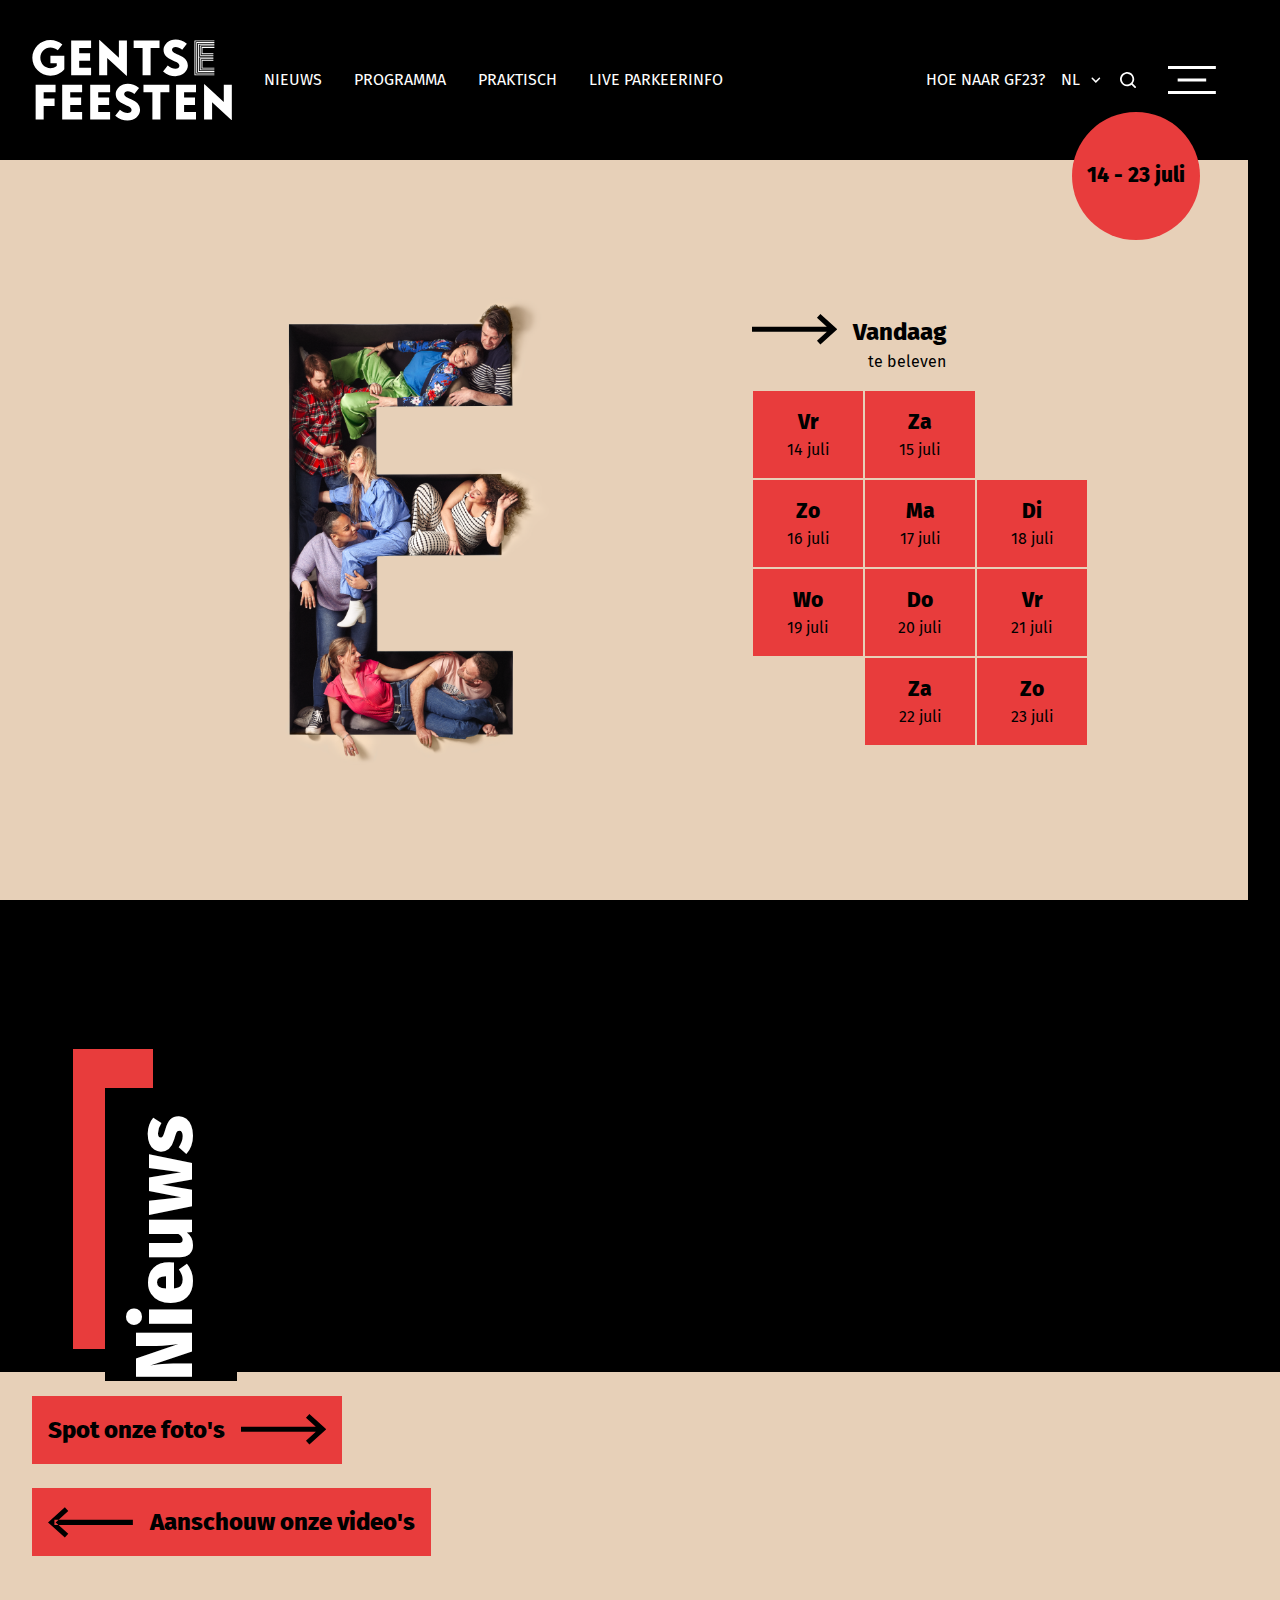
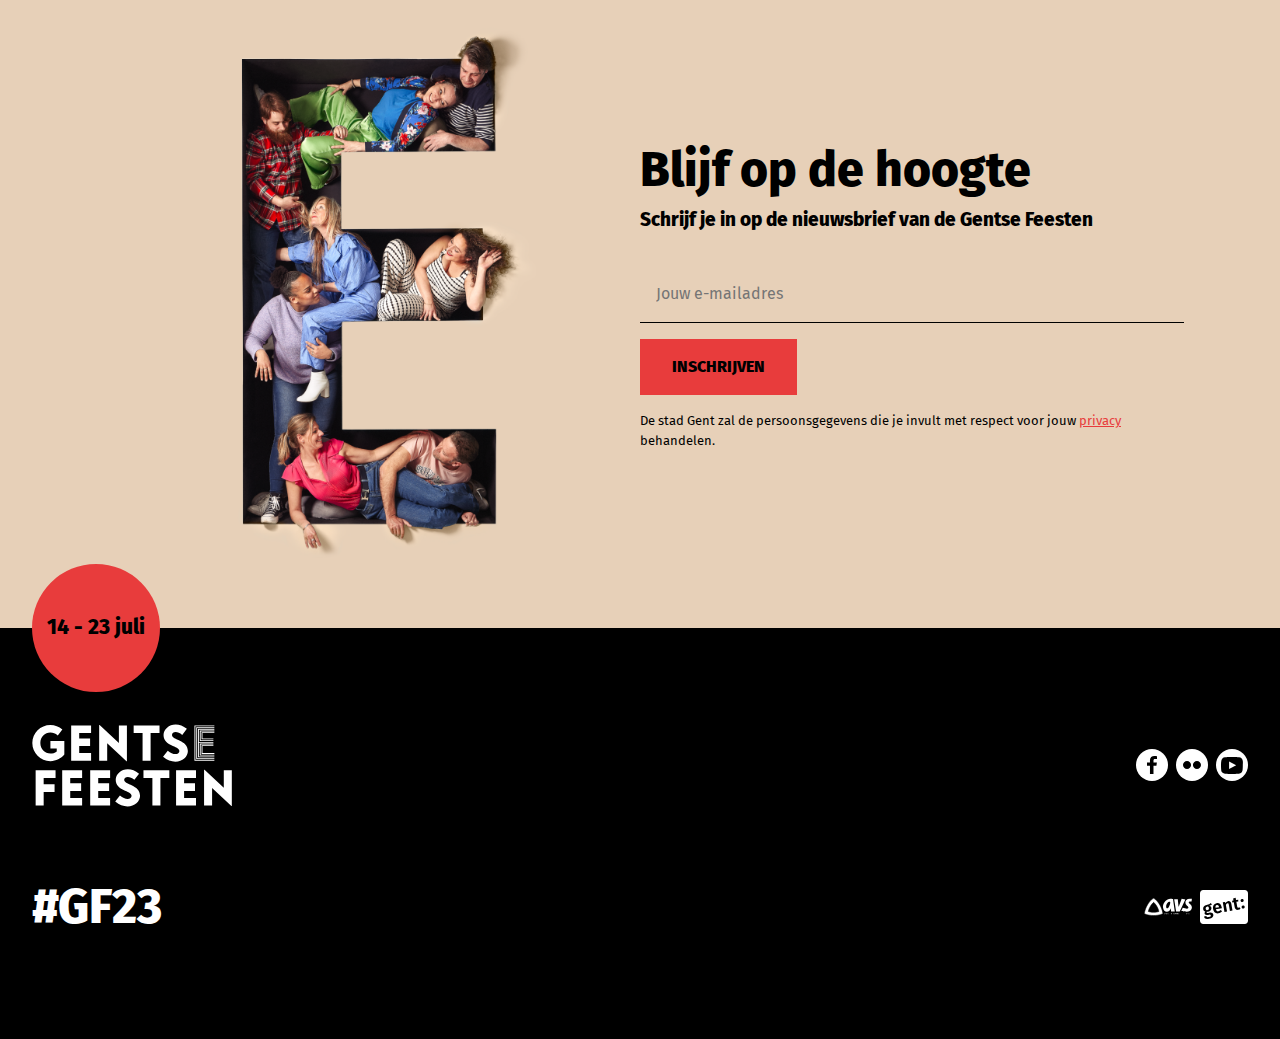
<file: index.html>
<!DOCTYPE html>
<html lang="en">
<head>
    <meta charset="UTF-8">
    <meta name="viewport" content="width=device-width, initial-scale=1.0">
    <link rel="shortcut icon" href="static/img/icons/favicon.svg" type="image/x-icon">
    <link rel="stylesheet" href="static/css/reset.css">
    <link rel="stylesheet" href="static/css/main.css">
    <title>Gentse Feesten 2023</title>
</head>
<body>
    <!-- HEADER -->
    <header class="flex mr-2rem">
        <section class="header-left flex flex--center">
            <figure class="logo-container">
                <a href="index.html"><img src="" alt="Gentse Feesten logo"></a>
            </figure>
            <nav>
                <ul class="flex">
                    <li>
                        <a href="news.html">Nieuws</a>
                    </li>
                    <li>
                        <a href="events/day.html?day=14">Programma</a>
                    </li>
                    <li>
                        <a href="#">Praktisch</a>
                    </li>
                    <li>
                        <a href="#">Live Parkeerinfo</a>
                    </li>
                </ul>
            </nav>
        </section>
        
        <ul class="header-right flex flex--center">
            <li><a href="#">Hoe naar GF23?</a></li>
            <li class="language-section">
                <span>NL</span>
                <svg class="chevron-icon--header" version="1.1" xmlns="http://www.w3.org/2000/svg" width="32" height="32" viewBox="0 0 32 32">
                    <path fill="currentColor" d="M15.7 21.82l-8.26-8.26c-0.294-0.275-0.477-0.665-0.477-1.097 0-0.828 0.672-1.5 1.5-1.5 0.433 0 0.823 0.183 1.097 0.477l0.001 0.001 6.14 6.138 6.14-6.139c0.273-0.283 0.656-0.458 1.079-0.458 0.828 0 1.5 0.672 1.5 1.5 0 0.423-0.175 0.806-0.457 1.079l-8.26 8.26z"></path>
                </svg>
            </li>
            <li>
                <a href="search.html">
                    <svg class="search-icon--header" version="1.1" xmlns="http://www.w3.org/2000/svg" width="32" height="32" viewBox="0 0 32 32">
                        <path fill="currentColor" d="M31.474 28.951l-6.043-6.025c1.95-2.484 3.007-5.551 3.004-8.708 0-2.812-0.834-5.561-2.396-7.899s-3.783-4.16-6.381-5.237c-2.598-1.076-5.457-1.358-8.215-0.809s-5.291 1.903-7.28 3.891-3.342 4.522-3.891 7.28-0.267 5.617 0.809 8.215c1.076 2.598 2.898 4.818 5.237 6.381s5.087 2.396 7.899 2.396c3.157 0.004 6.225-1.054 8.708-3.004l6.025 6.043c0.165 0.167 0.362 0.299 0.578 0.389s0.449 0.137 0.684 0.137c0.235 0 0.467-0.047 0.683-0.137s0.413-0.223 0.578-0.389c0.167-0.165 0.299-0.362 0.389-0.578s0.137-0.449 0.137-0.683-0.046-0.467-0.137-0.684c-0.090-0.217-0.222-0.413-0.389-0.578zM3.554 14.218c0-2.109 0.625-4.171 1.797-5.924s2.837-3.12 4.786-3.927c1.948-0.807 4.092-1.018 6.161-0.607s3.969 1.427 5.46 2.918c1.491 1.491 2.507 3.391 2.918 5.46s0.2 4.212-0.607 6.161c-0.807 1.948-2.174 3.614-3.927 4.785s-3.815 1.797-5.924 1.797c-2.828 0-5.54-1.123-7.54-3.123s-3.123-4.712-3.123-7.54z"></path>
                    </svg>
                </a>
            </li>
            <li>
                <svg class="hamburger-icon--header" version="1.1" xmlns="http://www.w3.org/2000/svg" width="55" height="32" viewBox="0 0 55 32">
                    <path fill="currentColor" d="M0 0h54.825v3.404h-54.825v-3.404zM11.072 14.298h32.681v3.404h-32.681v-3.404zM0 28.596h54.825v3.404h-54.825v-3.404z"></path>
                </svg>
            </li>
        </ul>

        <!-- HAMBURGER -->
        <section id="hamburger-menu" class="hamburger-menu">
            <section class="hamburger-left">
                <figure class="logo-container">
                    <img src="" alt="Gentse Feesten logo">
                </figure>
                <nav>
                    <ul>
                        <li>
                            <a href="news.html">Nieuws</a>
                        </li>
                        <li>
                            <a href="events/day.html">Programma</a>
                        </li>
                        <li>
                            <a href="#">Praktisch</a>
                        </li>
                        <li>
                            <a href="#">Live Parkeerinfo</a>
                        </li>
                        <li>
                            <a href="#">Hoe naar GF23?</a>
                        </li>
                    </ul>
                </nav>
            </section>
            <section class="hamburger-right">
                <ul>
                    <li class="language-section">
                        <span>NL</span>
                        <svg class="chevron-icon--header" version="1.1" xmlns="http://www.w3.org/2000/svg" width="32" height="32" viewBox="0 0 32 32">
                            <title>chevron-down</title>
                            <path fill="currentColor" d="M15.7 21.82l-8.26-8.26c-0.294-0.275-0.477-0.665-0.477-1.097 0-0.828 0.672-1.5 1.5-1.5 0.433 0 0.823 0.183 1.097 0.477l0.001 0.001 6.14 6.138 6.14-6.139c0.273-0.283 0.656-0.458 1.079-0.458 0.828 0 1.5 0.672 1.5 1.5 0 0.423-0.175 0.806-0.457 1.079l-8.26 8.26z"></path>
                        </svg>
                    </li>
                    <li>
                        <a href="search.html">
                            <svg class="search-icon--header" version="1.1" xmlns="http://www.w3.org/2000/svg" width="32" height="32" viewBox="0 0 32 32">
                                <title>search</title>
                                <path fill="currentColor" d="M31.474 28.951l-6.043-6.025c1.95-2.484 3.007-5.551 3.004-8.708 0-2.812-0.834-5.561-2.396-7.899s-3.783-4.16-6.381-5.237c-2.598-1.076-5.457-1.358-8.215-0.809s-5.291 1.903-7.28 3.891-3.342 4.522-3.891 7.28-0.267 5.617 0.809 8.215c1.076 2.598 2.898 4.818 5.237 6.381s5.087 2.396 7.899 2.396c3.157 0.004 6.225-1.054 8.708-3.004l6.025 6.043c0.165 0.167 0.362 0.299 0.578 0.389s0.449 0.137 0.684 0.137c0.235 0 0.467-0.047 0.683-0.137s0.413-0.223 0.578-0.389c0.167-0.165 0.299-0.362 0.389-0.578s0.137-0.449 0.137-0.683-0.046-0.467-0.137-0.684c-0.090-0.217-0.222-0.413-0.389-0.578zM3.554 14.218c0-2.109 0.625-4.171 1.797-5.924s2.837-3.12 4.786-3.927c1.948-0.807 4.092-1.018 6.161-0.607s3.969 1.427 5.46 2.918c1.491 1.491 2.507 3.391 2.918 5.46s0.2 4.212-0.607 6.161c-0.807 1.948-2.174 3.614-3.927 4.785s-3.815 1.797-5.924 1.797c-2.828 0-5.54-1.123-7.54-3.123s-3.123-4.712-3.123-7.54z"></path>
                            </svg>
                        </a>
                    </li>
                    <li>
                        <svg class="hamburger-icon-close" version="1.1" xmlns="http://www.w3.org/2000/svg" width="53" height="32" viewBox="0 0 53 32">
                            <title>cross</title>
                            <path fill="currentColor" d="M53.378 29.173l-23.79-13.215 23.64-13.131-1.57-2.827-25.399 14.108-24.537-13.63-1.57 2.827 22.777 12.652-22.928 12.736 1.57 2.827 24.688-13.713 25.55 14.192z"></path>
                        </svg>
                    </li>
                </ul>
                <figure class="campaign-logo-container">
                    <img src="" alt="Gentse Feesten campaign logo">
                </figure>
            </section>
        </section>
    </header>

    <!-- MAIN -->
    <main>

        <!-- HERO -->
        <section class="mr-2rem pos-r">
            <section class="date-circle date-circle--top flex flex--center pos-a">
                <span>14 - 23 juli</span>
            </section>
            <section class="hero-bg flex">
                <section class="hero flex flex--center">
                    <figure class="campaign-logo-container">
                        <img src="" alt="Gentse Feesten campaign logo">
                    </figure>
                    <section class="hero-dates flex flex--col">
                        <section class="hero-today flex">
                            <svg version="1.1" xmlns="http://www.w3.org/2000/svg" width="85" height="32" viewBox="0 0 85 32">
                                <title>arrow-right-long</title>
                                <path d="M68.393 0l-3.434 3.808 9.845 8.881h-74.803v5.129h74.828l-9.865 8.848 3.424 3.817 16.946-15.2z"></path>
                            </svg>
                            <p><strong>Vandaag</strong><br> te beleven</p>
                        </section>
                        <ul class="hero-grid">
                            <li>
                                <a href="events/day.html?day=14" class="hero-day">
                                    <strong>Vr</strong>
                                    <span>14 juli</span>
                                </a>
                            </li>
                            <li>
                                <a href="events/day.html?day=15" class="hero-day">
                                    <strong>Za</strong>
                                    <span>15 juli</span>
                                </a>
                            </li>
                            <li>
                                <a href="events/day.html?day=16" class="hero-day">
                                    <strong>Zo</strong>
                                    <span>16 juli</span>
                                </a>
                            </li>
                            <li>
                                <a href="events/day.html?day=17" class="hero-day">
                                    <strong>Ma</strong>
                                    <span>17 juli</span>
                                </a>
                            </li>
                            <li>
                                <a href="events/day.html?day=18" class="hero-day">
                                    <strong>Di</strong>
                                    <span>18 juli</span>
                                </a>
                            </li>
                            <li>
                                <a href="events/day.html?day=19" class="hero-day">
                                    <strong>Wo</strong>
                                    <span>19 juli</span>
                                </a>
                            </li>
                            <li>
                                <a href="events/day.html?day=20" class="hero-day">
                                    <strong>Do</strong>
                                    <span>20 juli</span>
                                </a>
                            </li>
                            <li>
                                <a href="events/day.html?day=21" class="hero-day">
                                    <strong>Vr</strong>
                                    <span>21 juli</span>
                                </a>
                            </li>
                            <li>
                                <a href="events/day.html?day=22" class="hero-day">
                                    <strong>Za</strong>
                                    <span>22 juli</span>
                                </a>
                            </li>
                            <li>
                                <a href="events/day.html?day=23" class="hero-day">
                                    <strong>Zo</strong>
                                    <span>23 juli</span>
                                </a>
                            </li>
                        </ul>
                    </section>
                </section>
            </section>
        </section>
        <!-- EVENTS -->
        <section class="home-event-list-container mr-2rem">
            <ul id="home-event-list" class="flex home-event-list"></ul>
        </section>
        <!-- NEWS -->
        <section id="home-news-container" class="home-news-container flex">
            <section class="flex flex--center">
                <div class="home-news-title-wrapper">
                    <h1 class="home-news-title">Nieuws
                        <div class="home-news-title-bg"></div>
                    </h1>
            </section>
            <ul id="home-news-list" class="home-news-list"></ul>
        </section>
    </main>

    <!-- FOOTER -->
    <footer>
        <section class="footer-banner flex flex--col">
            <h2 class="flex flex--center">Spot onze foto's 
                <figure>
                    <img src="static/img/icons/arrow-right-long.svg" alt="arrow-right-long">
                </figure>
            </h2>
            <h2 class="flex flex--center">
                <figure>
                    <img src="static/img/icons/arrow-left.svg" alt="arrow-left">
                </figure>
                Aanschouw onze video's
            </h2>
            <section class="footer-campaign-container flex flex--center">
                <figure class="campaign-logo-container">
                    <img src="" alt="Gentse Feesten campaign logo">
                </figure>
                <section class="newsletter-container flex flex--col">
                    <h1>Blijf op de hoogte</h1>
                    <h3>Schrijf je in op de nieuwsbrief van de Gentse Feesten</h3>
                    <form class="flex flex--col" name="email">
                        <input name="newsletter-input" type="email" placeholder="Jouw e-mailadres">
                        <button class="uppercase">Inschrijven</button>
                    </form>
                    <p>De stad Gent zal de persoonsgegevens die je invult met respect voor jouw <a href="#">privacy</a> behandelen.</p>
                </section>
            </section>
        </section>
        <section class="footer-tail pos-r">
            <section class="date-circle date-circle--bottom flex flex--center pos-a">
                <span>14 - 23 juli</span>
            </section>
            <section class="footer-tail-items flex flex--col">
                <section class="footer-row flex">
                    <figure class="logo-container">
                        <a href="index.html"><img src="" alt="Gentse Feesten logo"></a>
                    </figure>
                    <section class="socials flex">
                        <a href="#">
                            <svg version="1.1" xmlns="http://www.w3.org/2000/svg" width="32" height="32" viewBox="0 0 32 32">
                                <path fill="var(--black)" d="M17.49 25v-8.21h2.95l0.44-3.2h-3.39v-2.043c0-0.927 0.276-1.558 1.697-1.558l1.813-0.001v-2.862c-0.766-0.080-1.655-0.126-2.555-0.126-0.030 0-0.061 0-0.091 0h0.005c-2.614 0-4.403 1.491-4.403 4.23v2.36h-2.956v3.2h2.956v8.21h3.535z"></path>
                            </svg>
                        </a>
                        <a href="#">
                            <svg version="1.1" xmlns="http://www.w3.org/2000/svg" width="32" height="32" viewBox="0 0 32 32">
                                <path fill="var(--black)" d="M11.034 12c2.228 0 4.034 1.791 4.034 4 0 2.21-1.806 4-4.034 4s-4.034-1.79-4.034-4c0-2.209 1.806-4 4.034-4zM25 16c0 2.21-1.806 4-4.034 4s-4.034-1.79-4.034-4c0-2.209 1.806-4 4.034-4s4.034 1.791 4.034 4z"></path>
                            </svg>
                        </a>
                        <a href="#">
                            <svg version="1.1" xmlns="http://www.w3.org/2000/svg" width="32" height="32" viewBox="0 0 32 32">
                                <path fill="var(--black)" d="M26.8 12.1v0c0-0.3-0.3-1.9-1.1-2.7-0.7-0.7-1.7-1.1-2.7-1.2h-0.2c-3-0.2-6.6-0.2-6.8-0.2s-3.8 0-6.8 0.2h-0.2c-1 0-1.9 0.5-2.6 1.2-0.8 0.8-1.1 2.4-1.1 2.7-0.2 1.2-0.3 2.4-0.3 3.6v1.6c0 1.2 0.1 2.4 0.2 3.6 0 0.3 0.3 1.8 1.1 2.7 0.8 0.7 1.7 1.1 2.7 1.1 0.1 0 0.2 0 0.2 0h0.1c1.7 0.2 6.4 0.2 6.6 0.2v0c0.2 0 3.8 0 6.8-0.2h0.2c1 0 1.9-0.5 2.6-1.2 0.8-0.8 1.1-2.4 1.1-2.7 0.1-1.2 0.2-2.4 0.2-3.6v-1.6c0.2-1.1 0.1-2.3 0-3.5zM13.1 19.9v-7.4l7.1 3.7-7.1 3.7z"></path>
                            </svg>
                        </a>
                    </section>
                </section>
                <section class="footer-row flex">
                    <h1>#GF23</h1>
                    <section class="orgs flex">
                        <a href="#">
                            <svg width="413px" height="154px" viewBox="0 0 413 154" version="1.1" xmlns="http://www.w3.org/2000/svg" xmlns:xlink="http://www.w3.org/1999/xlink">
                                <g id="Page-1" stroke="none" stroke-width="1" fill="#000" fill-rule="evenodd">
                                    <g id="AVSlogo_pos_neg" fill="#000" transform="translate(2.000000, 2.000000)">
                                        <path d="M407.235,28.77 C403.273,27.583 399.184,27.017 395.346,27.085 C387.089,27.218 382.603,30.612 383.105,35.824 C384.081,46.034 409.974,54.405 410.053,77.142 C410.116,94.986 398.71,114.917 365.689,115.503 C346.111,115.658 318.797,110.143 318.797,110.143 L331.602,82.4 C346.555,86.529 356.934,89.821 368.105,89.68 C376.021,89.577 380.106,86.017 380.085,80.498 C380.042,68.171 356.744,63.611 354.428,39.432 C352.532,19.634 365.088,4.194 394.07,3.723 C399.827,3.634 405.432,3.957 410.315,4.717 L407.235,28.77 Z" id="Path" fill="#000"></path>
                                        <path d="M223.374,31.978 C224.19,33.174 223.545,37.815 223.545,37.815 C222.102,58.366 208.218,87.826 196.492,86.954 C192.305,86.642 190.002,82.773 189.075,74.442 C186.822,54.263 202.97,32.753 213.168,30.205 C218.702,28.822 221.814,29.685 223.374,31.978 Z M247.864,7.323 C247.864,7.323 234.607,3.073 215.184,5.669 C188.794,9.19 155.439,43.768 162,82.275 C165.969,105.557 177.295,116.525 193.88,116.504 C211.726,116.478 224.48,101.5 230.56,85.874 L230.801,85.874 C229.681,96.961 231.052,114.428 231.052,114.428 L262.788,114.428 C256.68,65.438 252.623,47.278 247.864,7.323 Z" id="Shape" fill="#000"></path>
                                        <path d="M322.127,5.243 L296.72,73.923 L296.312,73.945 C296.279,73.3 296.133,72.644 295.909,71.981 C293.766,59.856 289.283,11.635 288.962,8.176 L288.978,8.125 L288.957,8.125 C288.95,8.028 288.944,7.972 288.944,7.972 L258.177,7.972 L258.229,8.125 L257.667,8.125 L274.314,113.375 L305.426,113.375 L353.594,11.415 L322.127,5.243 Z" id="Path" fill="#000"></path>
                                        <path d="M134.205,57.614 C109.779,15.304 81.518,0.858 81.518,0.858 L80.658,0.482 L79.803,0.858 C79.803,0.858 51.544,15.304 27.117,57.614 C2.692,99.921 0.981,132.894 0.981,132.894 C0.981,132.894 30.949,148.733 79.802,148.733 C80.004,148.733 80.2,148.733 80.4,148.733 C80.487,148.733 80.573,148.733 80.657,148.733 C80.746,148.733 80.831,148.733 80.923,148.733 C81.121,148.733 81.316,148.733 81.517,148.733 C130.37,148.733 160.621,132.894 160.621,132.894 C160.621,132.894 158.631,99.921 134.205,57.614 Z M80.657,121.065 C60.411,121.065 45.119,117.587 35.069,114.231 C37.195,103.891 41.827,88.955 51.934,71.442 C62.063,53.901 72.732,41.856 80.657,34.827 C88.589,41.856 99.259,53.902 109.384,71.442 C119.494,88.955 124.125,103.891 126.254,114.231 C116.199,117.587 100.909,121.065 80.657,121.065 Z" id="Shape" stroke="#000" stroke-width="4.5472" fill="#000"></path>
                                        <path d="M182.043,132.097 C182.043,134.421 180.63,136.891 178.078,136.891 C176.479,136.891 175.774,135.957 175.774,134.525 C175.774,131.535 177.6,129.647 179.697,129.647 C181.296,129.647 182.043,130.644 182.043,132.097 Z M184.367,131.89 C184.367,129.337 182.936,127.697 180.049,127.697 C176.232,127.697 173.471,130.913 173.471,134.795 C173.471,137.327 174.903,138.863 177.808,138.863 C181.461,138.863 184.367,135.792 184.367,131.89 Z" id="Shape" fill="#000000"></path>
                                        <path d="M195.741,132.097 C195.741,134.421 194.33,136.891 191.777,136.891 C190.178,136.891 189.472,135.957 189.472,134.525 C189.472,131.535 191.299,129.647 193.396,129.647 C194.994,129.647 195.741,130.644 195.741,132.097 Z M198.066,131.89 C198.066,129.337 196.633,127.697 193.749,127.697 C189.929,127.697 187.169,130.913 187.169,134.795 C187.169,137.327 188.601,138.863 191.506,138.863 C195.16,138.863 198.066,135.792 198.066,131.89 Z" id="Shape" fill="#000000"></path>
                                        <path d="M207.696,129.772 C207.136,129.605 206.576,129.481 205.954,129.481 C204.75,129.481 203.981,130.021 203.981,130.996 C203.981,132.533 207.406,132.428 207.406,135.002 C207.406,137.201 205.455,138.882 202.716,138.882 C201.74,138.882 201.055,138.779 200.475,138.612 L200.911,136.598 C201.429,136.827 202.156,137.014 202.903,137.014 C204.232,137.014 204.959,136.267 204.959,135.395 C204.959,133.714 201.596,134.026 201.596,131.431 C201.596,129.437 203.195,127.695 205.996,127.695 C206.929,127.695 207.511,127.779 208.092,127.882 L207.696,129.772 Z" id="Path" fill="#000000"></path>
                                        <polygon id="Path" fill="#000000" points="218.88 129.793 215.953 129.793 214.252 138.676 212.052 138.676 213.753 129.793 210.826 129.793 211.179 127.883 219.233 127.883"></polygon>
                                        <polygon id="Path" fill="#000000" points="220.746 134.339 220.746 132.554 225.728 132.554 225.728 134.339"></polygon>
                                        <path d="M233.885,138.677 L231.353,138.677 L229.381,127.884 L231.685,127.884 L232.681,133.447 C232.868,134.38 232.972,135.336 233.055,136.27 L233.076,136.27 C233.491,135.294 233.989,134.318 234.446,133.488 L237.58,127.884 L240.01,127.884 L233.885,138.677 Z" id="Path" fill="#000000"></path>
                                        <polygon id="Path" fill="#000000" points="246.979 138.677 241.209 138.677 243.264 127.884 245.445 127.884 243.763 136.726 247.353 136.726"></polygon>
                                        <path d="M256.922,134.961 L253.601,134.961 L255.303,131.951 C255.615,131.39 255.884,130.851 256.154,130.269 L256.175,130.269 C256.216,130.81 256.278,131.37 256.381,131.931 L256.922,134.961 Z M259.869,138.677 L257.939,127.884 L255.343,127.884 L249.283,138.677 L251.565,138.677 L252.727,136.58 L257.148,136.58 L257.502,138.677 L259.869,138.677 Z" id="Shape" fill="#000000"></path>
                                        <path d="M269.749,134.961 L266.428,134.961 L268.129,131.951 C268.442,131.39 268.711,130.851 268.98,130.269 L269.002,130.269 C269.043,130.81 269.105,131.37 269.208,131.931 L269.749,134.961 Z M272.695,138.677 L270.764,127.884 L268.17,127.884 L262.109,138.677 L264.392,138.677 L265.554,136.58 L269.975,136.58 L270.328,138.677 L272.695,138.677 Z" id="Shape" fill="#000000"></path>
                                        <path d="M289.527,138.677 L287.223,138.677 L287.494,133.114 C287.556,132.076 287.618,131.224 287.681,130.624 L287.66,130.624 C287.411,131.247 287.099,131.952 286.748,132.636 L283.593,138.677 L281.288,138.677 L280.541,133.073 C280.458,132.305 280.354,131.391 280.354,130.644 L280.333,130.644 C280.125,131.496 279.877,132.305 279.586,133.218 L277.862,138.676 L275.621,138.676 L279.296,127.883 L282.034,127.883 L282.845,133.903 C282.949,134.566 283.032,135.273 283.032,135.915 L283.053,135.915 C283.324,135.211 283.593,134.65 283.946,133.944 L287.142,127.883 L289.986,127.883 L289.527,138.677 Z" id="Path" fill="#000000"></path>
                                        <path d="M300.732,129.772 C300.171,129.605 299.611,129.481 298.989,129.481 C297.785,129.481 297.017,130.021 297.017,130.996 C297.017,132.533 300.442,132.428 300.442,135.002 C300.442,137.201 298.49,138.882 295.751,138.882 C294.775,138.882 294.09,138.779 293.509,138.612 L293.946,136.598 C294.465,136.827 295.191,137.014 295.938,137.014 C297.266,137.014 297.994,136.267 297.994,135.395 C297.994,133.714 294.632,134.026 294.632,131.431 C294.632,129.437 296.23,127.695 299.031,127.695 C299.966,127.695 300.546,127.779 301.128,127.882 L300.732,129.772 Z" id="Path" fill="#000000"></path>
                                        <polygon id="Path" fill="#000000" points="311.982 129.647 307.976 129.647 307.457 132.284 311.274 132.284 310.963 133.986 307.123 133.986 306.584 136.891 310.59 136.891 310.257 138.676 304.052 138.676 306.107 127.883 312.313 127.883"></polygon>
                                        <polygon id="Path" fill="#000000" points="328.752 129.793 325.824 129.793 324.123 138.676 321.923 138.676 323.624 129.793 320.698 129.793 321.051 127.883 329.104 127.883"></polygon>
                                        <polygon id="Path" fill="#000000" points="338.632 129.647 334.625 129.647 334.106 132.284 337.925 132.284 337.613 133.986 333.772 133.986 333.233 136.891 337.239 136.891 336.907 138.676 330.701 138.676 332.756 127.883 338.962 127.883"></polygon>
                                        <polygon id="Path" fill="#000000" points="347.306 138.677 341.536 138.677 343.59 127.884 345.77 127.884 344.089 136.726 347.68 136.726"></polygon>
                                        <polygon id="Path" fill="#000000" points="358.929 129.647 354.922 129.647 354.403 132.284 358.222 132.284 357.91 133.986 354.071 133.986 353.531 136.891 357.537 136.891 357.205 138.676 351 138.676 353.056 127.883 359.261 127.883"></polygon>
                                        <path d="M366.605,138.677 L364.074,138.677 L362.101,127.884 L364.406,127.884 L365.401,133.447 C365.589,134.38 365.691,135.336 365.775,136.27 L365.796,136.27 C366.211,135.294 366.708,134.318 367.165,133.488 L370.299,127.884 L372.729,127.884 L366.605,138.677 Z" id="Path" fill="#000000"></path>
                                        <polygon id="Path" fill="#000000" points="376.11 138.677 373.929 138.677 375.985 127.884 378.165 127.884"></polygon>
                                        <path d="M387.878,129.772 C387.317,129.605 386.757,129.481 386.135,129.481 C384.931,129.481 384.163,130.021 384.163,130.996 C384.163,132.533 387.588,132.428 387.588,135.002 C387.588,137.201 385.637,138.882 382.897,138.882 C381.922,138.882 381.236,138.779 380.656,138.612 L381.092,136.598 C381.611,136.827 382.338,137.014 383.085,137.014 C384.413,137.014 385.14,136.267 385.14,135.395 C385.14,133.714 381.778,134.026 381.778,131.431 C381.778,129.437 383.376,127.695 386.177,127.695 C387.112,127.695 387.693,127.779 388.274,127.882 L387.878,129.772 Z" id="Path" fill="#000000"></path>
                                        <polygon id="Path" fill="#000000" points="393.379 138.677 391.199 138.677 393.254 127.884 395.434 127.884"></polygon>
                                        <polygon id="Path" fill="#000000" points="406.431 129.647 402.426 129.647 401.907 132.284 405.724 132.284 405.413 133.986 401.573 133.986 401.034 136.891 405.04 136.891 404.708 138.676 398.502 138.676 400.557 127.883 406.763 127.883"></polygon>
                                    </g>
                                </g>
                            </svg>
                        </a>
                        <a href="#">
                            <svg version="1.1" id="Laag_1" xmlns="http://www.w3.org/2000/svg" xmlns:xlink="http://www.w3.org/1999/xlink" x="0px" y="0px" viewBox="0 0 396.9 280.9" style="enable-background:new 0 0 396.9 280.9;" xml:space="preserve">
                                <style type="text/css">
                                    .st0{fill:#000;}
                                    .st1{fill:#e83c3c;}
                                </style>
                                <g>
                                    <path class="st0" d="M370.5,280.6H26.4C11.9,280.6,0,268.8,0,254.3V26.4C0,11.9,11.9,0,26.4,0h344.1c14.5,0,26.4,11.9,26.4,26.4   v227.9C396.9,268.8,385,280.6,370.5,280.6z"/>
                                    <g>
                                        <g>
                                            <path class="st1" d="M76,129.8c10.5,2.6,16.4,7.7,18.2,17.7c2.7,15.4-7.7,28.8-27.9,32.3c-3.4,0.6-6.5,0.8-9.4,0.6     c-1.6,1.5-2.4,3.7-2.1,5.8c0.5,2.7,2.3,5,10,3.6l12.1-2.1c17.9-3.2,31.1,4.4,33.4,17.5c2.8,16-9.4,28.1-35.8,32.8     c-29,5.1-38.5-2.9-41.3-18.7l19-3.3c1.3,7.5,5.2,10.2,20.3,7.5c14.6-2.6,17.8-7.3,16.8-13c-0.9-5.4-5.6-8-13.9-6.5l-11.6,2.1     c-16.6,2.9-24.7-3-26.2-11.4c-1-5.7,1.6-11.8,6.6-16.4c-10.8-3.6-16.2-9.9-18-20.1c-3.1-17.5,8.8-31.1,28.7-34.6     c18.3-2.8,26.7-9,35.3-16.1l8.1,15.4C92.9,126.1,85.6,128.2,76,129.8z M47.3,154.1c1.6,9.1,7.6,13.6,15.7,12.2     c8.5-1.5,12.1-7.4,10.4-17.1c-1.7-9.4-6.8-13.1-15.6-11.6C49.8,139.1,45.8,145.5,47.3,154.1z"/>
                                            <path class="st1" d="M180.4,151.3L131,160c4.2,15,12.1,18.2,22.3,16.4c6.7-1.2,12-4.3,18-10.3l10.9,10.4     c-6.7,7.6-15.7,13.9-28.1,16c-25.4,4.5-41.6-9.9-46-34.7c-4.2-23.9,5.4-44.7,28.5-48.8c22.4-4,38.3,8.6,42.8,33.9     C179.8,145.7,180.1,149.1,180.4,151.3z M157.2,140.8c-2.1-11.9-7.5-19-17.7-17.2c-8.4,1.5-12.6,8.1-11,23.2l28.8-5.1L157.2,140.8     z"/>
                                            <path class="st1" d="M258.5,112.3l10.2,57.6l-21.2,3.7l-9.5-54.1c-1.6-9.1-5.3-11.1-10.7-10.1c-6.1,1.1-10.2,6-13.3,13.7     l9.6,54.6l-21.2,3.7l-14-79.1l18.4-3.2l3.4,9.7c5-9,11.9-14.9,22-16.7C246,89.9,255.8,97.4,258.5,112.3z"/>
                                            <path class="st1" d="M316,164.1c-16.5,2.7-26.5-5.2-29.6-22.8l-7-39.4l-11.8,2.1L265,89l11.8-2.1l-3.1-17.3l20.8-6.3l3.5,19.9     l18.2-3.2l0.5,15.3l-16.1,2.8l6.9,39c1.4,7.8,4.4,10.3,9.8,9.4c2.8-0.5,5.5-1.9,8.5-4.4l9.7,12.3     C330.4,159.4,323,162.8,316,164.1z"/>
                                        </g>
                                        <path class="st1" d="M361.2,84.9c1.2,7-3.4,13.8-10.6,15.1c-7,1.2-13.7-3.6-15-10.6c-1.2-6.9,3.4-13.7,10.5-14.9    C353.3,73.2,360,78,361.2,84.9z"/>
                                        <path class="st1" d="M369.6,138.8c1.2,7-3.4,13.8-10.6,15.1c-7,1.2-13.7-3.6-15-10.6c-1.2-6.9,3.4-13.7,10.5-14.9    C361.7,127.1,368.4,131.9,369.6,138.8z"/>
                                    </g>
                                </g>
                            </svg>
                        </a>
                    </section>
                </section>
            </section>
        </section>
    </footer>
    <script type="module" src="static/js/main.js"></script>
</body>
</html>
</file>
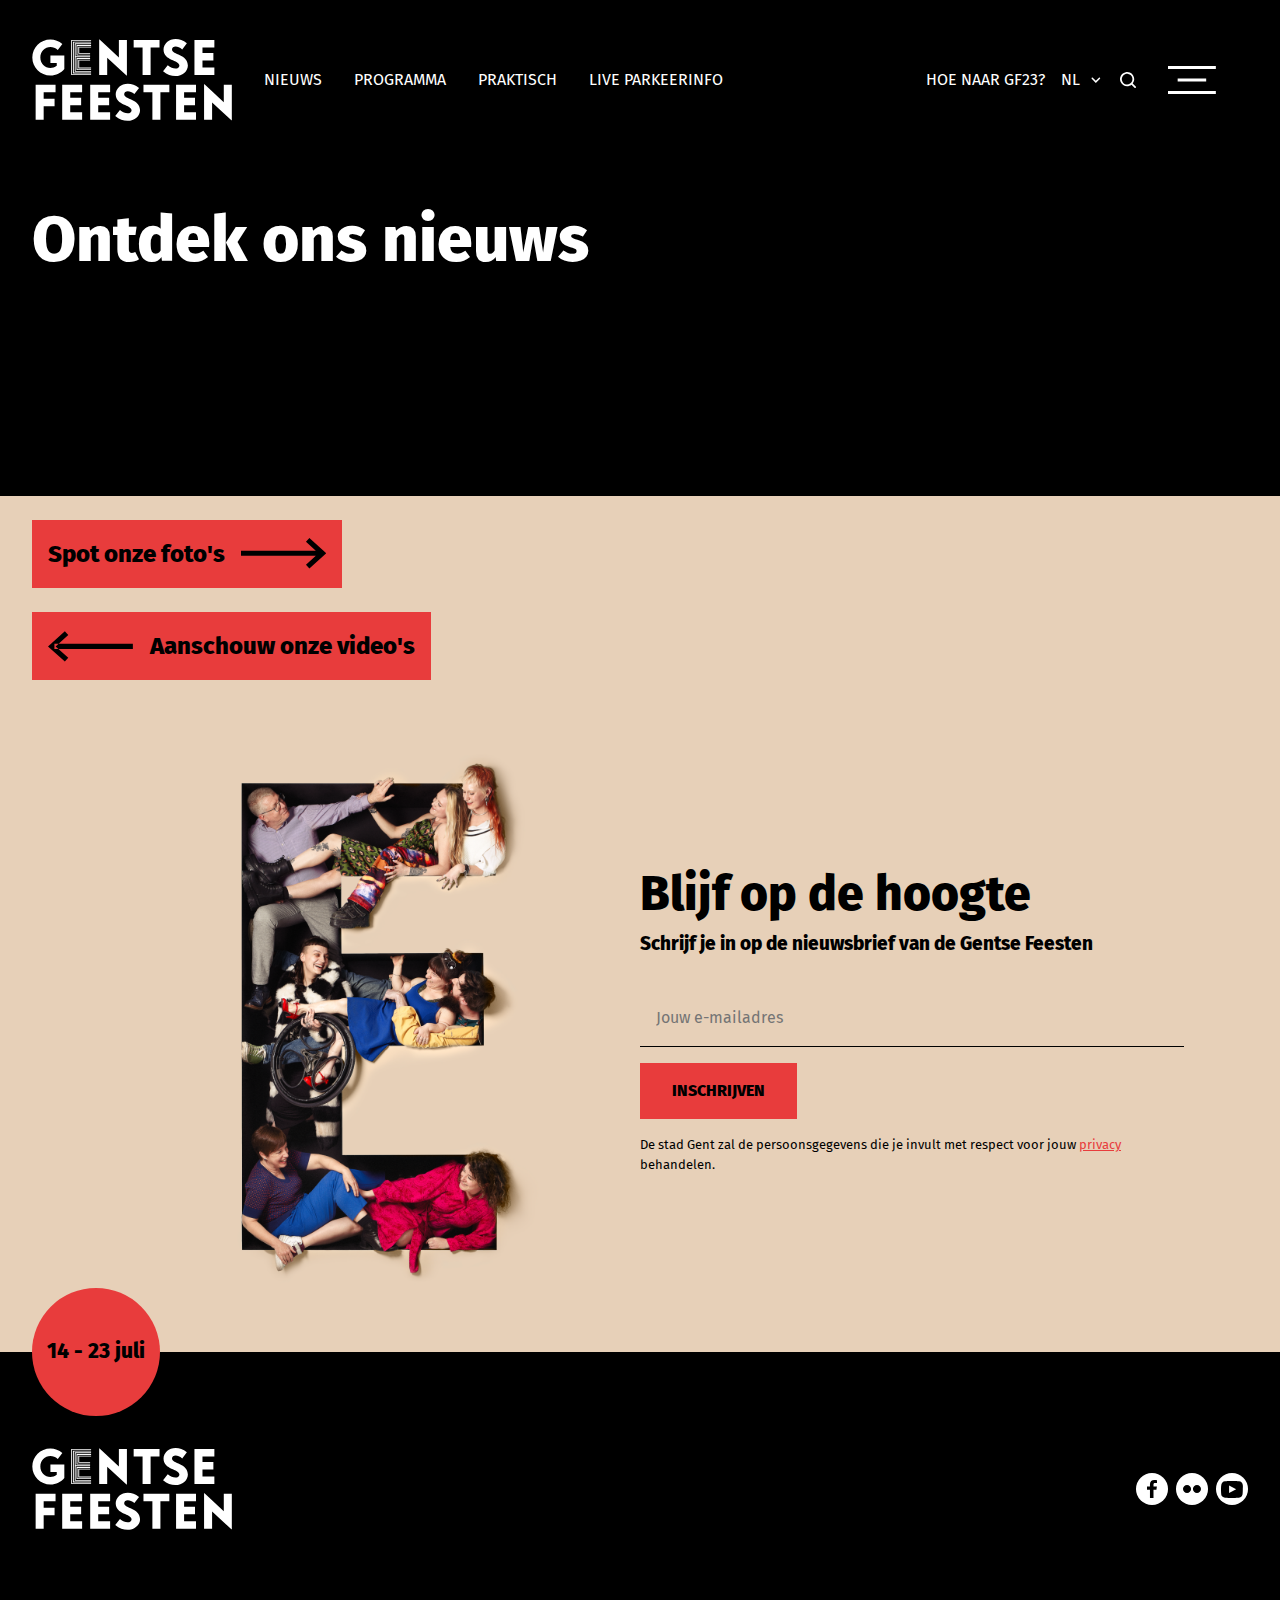
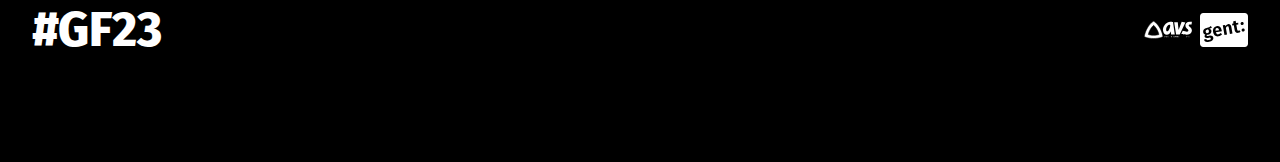
<file: news.html>
<!DOCTYPE html>
<html lang="en">
<head>
    <meta charset="UTF-8">
    <meta name="viewport" content="width=device-width, initial-scale=1.0">
    <link rel="shortcut icon" href="static/img/icons/favicon.svg" type="image/x-icon">
    <link rel="stylesheet" href="static/css/reset.css">
    <link rel="stylesheet" href="static/css/main.css">
    <title>Gentse Feesten 2023</title>
</head>
<body>
    <!-- HEADER -->
    <header class="flex mr-2rem">
        <section class="header-left flex flex--center">
            <figure class="logo-container">
                <a href="index.html"><img src="" alt="Gentse Feesten logo"></a>
            </figure>
            <nav>
                <ul class="flex">
                    <li>
                        <a href="news.html">Nieuws</a>
                    </li>
                    <li>
                        <a href="events/day.html?day=14">Programma</a>
                    </li>
                    <li>
                        <a href="#">Praktisch</a>
                    </li>
                    <li>
                        <a href="#">Live Parkeerinfo</a>
                    </li>
                </ul>
            </nav>
        </section>
        
        <ul class="header-right flex flex--center">
            <li><a href="#">Hoe naar GF23?</a></li>
            <li class="language-section">
                <span>NL</span>
                <svg class="chevron-icon--header" version="1.1" xmlns="http://www.w3.org/2000/svg" width="32" height="32" viewBox="0 0 32 32">
                    <path fill="currentColor" d="M15.7 21.82l-8.26-8.26c-0.294-0.275-0.477-0.665-0.477-1.097 0-0.828 0.672-1.5 1.5-1.5 0.433 0 0.823 0.183 1.097 0.477l0.001 0.001 6.14 6.138 6.14-6.139c0.273-0.283 0.656-0.458 1.079-0.458 0.828 0 1.5 0.672 1.5 1.5 0 0.423-0.175 0.806-0.457 1.079l-8.26 8.26z"></path>
                </svg>
            </li>
            <li>
                <a href="search.html">
                    <svg class="search-icon--header" version="1.1" xmlns="http://www.w3.org/2000/svg" width="32" height="32" viewBox="0 0 32 32">
                        <path fill="currentColor" d="M31.474 28.951l-6.043-6.025c1.95-2.484 3.007-5.551 3.004-8.708 0-2.812-0.834-5.561-2.396-7.899s-3.783-4.16-6.381-5.237c-2.598-1.076-5.457-1.358-8.215-0.809s-5.291 1.903-7.28 3.891-3.342 4.522-3.891 7.28-0.267 5.617 0.809 8.215c1.076 2.598 2.898 4.818 5.237 6.381s5.087 2.396 7.899 2.396c3.157 0.004 6.225-1.054 8.708-3.004l6.025 6.043c0.165 0.167 0.362 0.299 0.578 0.389s0.449 0.137 0.684 0.137c0.235 0 0.467-0.047 0.683-0.137s0.413-0.223 0.578-0.389c0.167-0.165 0.299-0.362 0.389-0.578s0.137-0.449 0.137-0.683-0.046-0.467-0.137-0.684c-0.090-0.217-0.222-0.413-0.389-0.578zM3.554 14.218c0-2.109 0.625-4.171 1.797-5.924s2.837-3.12 4.786-3.927c1.948-0.807 4.092-1.018 6.161-0.607s3.969 1.427 5.46 2.918c1.491 1.491 2.507 3.391 2.918 5.46s0.2 4.212-0.607 6.161c-0.807 1.948-2.174 3.614-3.927 4.785s-3.815 1.797-5.924 1.797c-2.828 0-5.54-1.123-7.54-3.123s-3.123-4.712-3.123-7.54z"></path>
                    </svg>
                </a>
            </li>
            <li>
                <svg class="hamburger-icon--header" version="1.1" xmlns="http://www.w3.org/2000/svg" width="55" height="32" viewBox="0 0 55 32">
                    <path fill="currentColor" d="M0 0h54.825v3.404h-54.825v-3.404zM11.072 14.298h32.681v3.404h-32.681v-3.404zM0 28.596h54.825v3.404h-54.825v-3.404z"></path>
                </svg>
            </li>
        </ul>

        <!-- HAMBURGER -->
        <section id="hamburger-menu" class="hamburger-menu">
            <section class="hamburger-left">
                <figure class="logo-container">
                    <img src="" alt="Gentse Feesten logo">
                </figure>
                <nav>
                    <ul>
                        <li>
                            <a href="news.html">Nieuws</a>
                        </li>
                        <li>
                            <a href="events/day.html">Programma</a>
                        </li>
                        <li>
                            <a href="#">Praktisch</a>
                        </li>
                        <li>
                            <a href="#">Live Parkeerinfo</a>
                        </li>
                        <li>
                            <a href="#">Hoe naar GF23?</a>
                        </li>
                    </ul>
                </nav>
            </section>
            <section class="hamburger-right">
                <ul>
                    <li class="language-section">
                        <span>NL</span>
                        <svg class="chevron-icon--header" version="1.1" xmlns="http://www.w3.org/2000/svg" width="32" height="32" viewBox="0 0 32 32">
                            <title>chevron-down</title>
                            <path fill="currentColor" d="M15.7 21.82l-8.26-8.26c-0.294-0.275-0.477-0.665-0.477-1.097 0-0.828 0.672-1.5 1.5-1.5 0.433 0 0.823 0.183 1.097 0.477l0.001 0.001 6.14 6.138 6.14-6.139c0.273-0.283 0.656-0.458 1.079-0.458 0.828 0 1.5 0.672 1.5 1.5 0 0.423-0.175 0.806-0.457 1.079l-8.26 8.26z"></path>
                        </svg>
                    </li>
                    <li>
                        <a href="search.html">
                            <svg class="search-icon--header" version="1.1" xmlns="http://www.w3.org/2000/svg" width="32" height="32" viewBox="0 0 32 32">
                                <title>search</title>
                                <path fill="currentColor" d="M31.474 28.951l-6.043-6.025c1.95-2.484 3.007-5.551 3.004-8.708 0-2.812-0.834-5.561-2.396-7.899s-3.783-4.16-6.381-5.237c-2.598-1.076-5.457-1.358-8.215-0.809s-5.291 1.903-7.28 3.891-3.342 4.522-3.891 7.28-0.267 5.617 0.809 8.215c1.076 2.598 2.898 4.818 5.237 6.381s5.087 2.396 7.899 2.396c3.157 0.004 6.225-1.054 8.708-3.004l6.025 6.043c0.165 0.167 0.362 0.299 0.578 0.389s0.449 0.137 0.684 0.137c0.235 0 0.467-0.047 0.683-0.137s0.413-0.223 0.578-0.389c0.167-0.165 0.299-0.362 0.389-0.578s0.137-0.449 0.137-0.683-0.046-0.467-0.137-0.684c-0.090-0.217-0.222-0.413-0.389-0.578zM3.554 14.218c0-2.109 0.625-4.171 1.797-5.924s2.837-3.12 4.786-3.927c1.948-0.807 4.092-1.018 6.161-0.607s3.969 1.427 5.46 2.918c1.491 1.491 2.507 3.391 2.918 5.46s0.2 4.212-0.607 6.161c-0.807 1.948-2.174 3.614-3.927 4.785s-3.815 1.797-5.924 1.797c-2.828 0-5.54-1.123-7.54-3.123s-3.123-4.712-3.123-7.54z"></path>
                            </svg>
                        </a>
                    </li>
                    <li>
                        <svg class="hamburger-icon-close" version="1.1" xmlns="http://www.w3.org/2000/svg" width="53" height="32" viewBox="0 0 53 32">
                            <title>cross</title>
                            <path fill="currentColor" d="M53.378 29.173l-23.79-13.215 23.64-13.131-1.57-2.827-25.399 14.108-24.537-13.63-1.57 2.827 22.777 12.652-22.928 12.736 1.57 2.827 24.688-13.713 25.55 14.192z"></path>
                        </svg>
                    </li>
                </ul>
                <figure class="campaign-logo-container">
                    <img src="" alt="Gentse Feesten campaign logo">
                </figure>
            </section>
        </section>
    </header>
    <!-- MAIN -->
    <main>
        <!-- NEWS -->
        <section class="m-2rem">
            <h1 class="page-title">Ontdek ons nieuws</h1>
            <ul id="news-list" class="news-container flex flex--col"></ul>
        </section>
        <!-- PAGINATION -->
        <ul id="page-container" class="pagination flex flex--center">
            
        </ul>
    </main>
    <!-- FOOTER -->
    <footer>
        <section class="footer-banner flex flex--col">
            <h2 class="flex flex--center">Spot onze foto's 
                <figure>
                    <img src="static/img/icons/arrow-right-long.svg" alt="arrow-right-long">
                </figure>
            </h2>
            <h2 class="flex flex--center">
                <figure>
                    <img src="static/img/icons/arrow-left.svg" alt="arrow-left">
                </figure>
                Aanschouw onze video's
            </h2>
            <section class="footer-campaign-container flex flex--center">
                <figure class="campaign-logo-container">
                    <img src="" alt="Gentse Feesten campaign logo">
                </figure>
                <section class="newsletter-container flex flex--col">
                    <h1>Blijf op de hoogte</h1>
                    <h3>Schrijf je in op de nieuwsbrief van de Gentse Feesten</h3>
                    <form class="flex flex--col" name="email">
                        <input name="newsletter-input" type="email" placeholder="Jouw e-mailadres">
                        <button class="uppercase">Inschrijven</button>
                    </form>
                    <p>De stad Gent zal de persoonsgegevens die je invult met respect voor jouw <a href="#">privacy</a> behandelen.</p>
                </section>
            </section>
        </section>
        <section class="footer-tail pos-r">
            <section class="date-circle date-circle--bottom flex flex--center pos-a">
                <span>14 - 23 juli</span>
            </section>
            <section class="footer-tail-items flex flex--col">
                <section class="footer-row flex">
                    <figure class="logo-container">
                        <a href="index.html"><img src="" alt="Gentse Feesten logo"></a>
                    </figure>
                    <section class="socials flex">
                        <a href="#">
                            <svg version="1.1" xmlns="http://www.w3.org/2000/svg" width="32" height="32" viewBox="0 0 32 32">
                                <path fill="var(--black)" d="M17.49 25v-8.21h2.95l0.44-3.2h-3.39v-2.043c0-0.927 0.276-1.558 1.697-1.558l1.813-0.001v-2.862c-0.766-0.080-1.655-0.126-2.555-0.126-0.030 0-0.061 0-0.091 0h0.005c-2.614 0-4.403 1.491-4.403 4.23v2.36h-2.956v3.2h2.956v8.21h3.535z"></path>
                            </svg>
                        </a>
                        <a href="#">
                            <svg version="1.1" xmlns="http://www.w3.org/2000/svg" width="32" height="32" viewBox="0 0 32 32">
                                <path fill="var(--black)" d="M11.034 12c2.228 0 4.034 1.791 4.034 4 0 2.21-1.806 4-4.034 4s-4.034-1.79-4.034-4c0-2.209 1.806-4 4.034-4zM25 16c0 2.21-1.806 4-4.034 4s-4.034-1.79-4.034-4c0-2.209 1.806-4 4.034-4s4.034 1.791 4.034 4z"></path>
                            </svg>
                        </a>
                        <a href="#">
                            <svg version="1.1" xmlns="http://www.w3.org/2000/svg" width="32" height="32" viewBox="0 0 32 32">
                                <path fill="var(--black)" d="M26.8 12.1v0c0-0.3-0.3-1.9-1.1-2.7-0.7-0.7-1.7-1.1-2.7-1.2h-0.2c-3-0.2-6.6-0.2-6.8-0.2s-3.8 0-6.8 0.2h-0.2c-1 0-1.9 0.5-2.6 1.2-0.8 0.8-1.1 2.4-1.1 2.7-0.2 1.2-0.3 2.4-0.3 3.6v1.6c0 1.2 0.1 2.4 0.2 3.6 0 0.3 0.3 1.8 1.1 2.7 0.8 0.7 1.7 1.1 2.7 1.1 0.1 0 0.2 0 0.2 0h0.1c1.7 0.2 6.4 0.2 6.6 0.2v0c0.2 0 3.8 0 6.8-0.2h0.2c1 0 1.9-0.5 2.6-1.2 0.8-0.8 1.1-2.4 1.1-2.7 0.1-1.2 0.2-2.4 0.2-3.6v-1.6c0.2-1.1 0.1-2.3 0-3.5zM13.1 19.9v-7.4l7.1 3.7-7.1 3.7z"></path>
                            </svg>
                        </a>
                    </section>
                </section>
                <section class="footer-row flex">
                    <h1>#GF23</h1>
                    <section class="orgs flex">
                        <a href="#">
                            <svg width="413px" height="154px" viewBox="0 0 413 154" version="1.1" xmlns="http://www.w3.org/2000/svg" xmlns:xlink="http://www.w3.org/1999/xlink">
                                <g id="Page-1" stroke="none" stroke-width="1" fill="#000" fill-rule="evenodd">
                                    <g id="AVSlogo_pos_neg" fill="#000" transform="translate(2.000000, 2.000000)">
                                        <path d="M407.235,28.77 C403.273,27.583 399.184,27.017 395.346,27.085 C387.089,27.218 382.603,30.612 383.105,35.824 C384.081,46.034 409.974,54.405 410.053,77.142 C410.116,94.986 398.71,114.917 365.689,115.503 C346.111,115.658 318.797,110.143 318.797,110.143 L331.602,82.4 C346.555,86.529 356.934,89.821 368.105,89.68 C376.021,89.577 380.106,86.017 380.085,80.498 C380.042,68.171 356.744,63.611 354.428,39.432 C352.532,19.634 365.088,4.194 394.07,3.723 C399.827,3.634 405.432,3.957 410.315,4.717 L407.235,28.77 Z" id="Path" fill="#000"></path>
                                        <path d="M223.374,31.978 C224.19,33.174 223.545,37.815 223.545,37.815 C222.102,58.366 208.218,87.826 196.492,86.954 C192.305,86.642 190.002,82.773 189.075,74.442 C186.822,54.263 202.97,32.753 213.168,30.205 C218.702,28.822 221.814,29.685 223.374,31.978 Z M247.864,7.323 C247.864,7.323 234.607,3.073 215.184,5.669 C188.794,9.19 155.439,43.768 162,82.275 C165.969,105.557 177.295,116.525 193.88,116.504 C211.726,116.478 224.48,101.5 230.56,85.874 L230.801,85.874 C229.681,96.961 231.052,114.428 231.052,114.428 L262.788,114.428 C256.68,65.438 252.623,47.278 247.864,7.323 Z" id="Shape" fill="#000"></path>
                                        <path d="M322.127,5.243 L296.72,73.923 L296.312,73.945 C296.279,73.3 296.133,72.644 295.909,71.981 C293.766,59.856 289.283,11.635 288.962,8.176 L288.978,8.125 L288.957,8.125 C288.95,8.028 288.944,7.972 288.944,7.972 L258.177,7.972 L258.229,8.125 L257.667,8.125 L274.314,113.375 L305.426,113.375 L353.594,11.415 L322.127,5.243 Z" id="Path" fill="#000"></path>
                                        <path d="M134.205,57.614 C109.779,15.304 81.518,0.858 81.518,0.858 L80.658,0.482 L79.803,0.858 C79.803,0.858 51.544,15.304 27.117,57.614 C2.692,99.921 0.981,132.894 0.981,132.894 C0.981,132.894 30.949,148.733 79.802,148.733 C80.004,148.733 80.2,148.733 80.4,148.733 C80.487,148.733 80.573,148.733 80.657,148.733 C80.746,148.733 80.831,148.733 80.923,148.733 C81.121,148.733 81.316,148.733 81.517,148.733 C130.37,148.733 160.621,132.894 160.621,132.894 C160.621,132.894 158.631,99.921 134.205,57.614 Z M80.657,121.065 C60.411,121.065 45.119,117.587 35.069,114.231 C37.195,103.891 41.827,88.955 51.934,71.442 C62.063,53.901 72.732,41.856 80.657,34.827 C88.589,41.856 99.259,53.902 109.384,71.442 C119.494,88.955 124.125,103.891 126.254,114.231 C116.199,117.587 100.909,121.065 80.657,121.065 Z" id="Shape" stroke="#000" stroke-width="4.5472" fill="#000"></path>
                                        <path d="M182.043,132.097 C182.043,134.421 180.63,136.891 178.078,136.891 C176.479,136.891 175.774,135.957 175.774,134.525 C175.774,131.535 177.6,129.647 179.697,129.647 C181.296,129.647 182.043,130.644 182.043,132.097 Z M184.367,131.89 C184.367,129.337 182.936,127.697 180.049,127.697 C176.232,127.697 173.471,130.913 173.471,134.795 C173.471,137.327 174.903,138.863 177.808,138.863 C181.461,138.863 184.367,135.792 184.367,131.89 Z" id="Shape" fill="#000000"></path>
                                        <path d="M195.741,132.097 C195.741,134.421 194.33,136.891 191.777,136.891 C190.178,136.891 189.472,135.957 189.472,134.525 C189.472,131.535 191.299,129.647 193.396,129.647 C194.994,129.647 195.741,130.644 195.741,132.097 Z M198.066,131.89 C198.066,129.337 196.633,127.697 193.749,127.697 C189.929,127.697 187.169,130.913 187.169,134.795 C187.169,137.327 188.601,138.863 191.506,138.863 C195.16,138.863 198.066,135.792 198.066,131.89 Z" id="Shape" fill="#000000"></path>
                                        <path d="M207.696,129.772 C207.136,129.605 206.576,129.481 205.954,129.481 C204.75,129.481 203.981,130.021 203.981,130.996 C203.981,132.533 207.406,132.428 207.406,135.002 C207.406,137.201 205.455,138.882 202.716,138.882 C201.74,138.882 201.055,138.779 200.475,138.612 L200.911,136.598 C201.429,136.827 202.156,137.014 202.903,137.014 C204.232,137.014 204.959,136.267 204.959,135.395 C204.959,133.714 201.596,134.026 201.596,131.431 C201.596,129.437 203.195,127.695 205.996,127.695 C206.929,127.695 207.511,127.779 208.092,127.882 L207.696,129.772 Z" id="Path" fill="#000000"></path>
                                        <polygon id="Path" fill="#000000" points="218.88 129.793 215.953 129.793 214.252 138.676 212.052 138.676 213.753 129.793 210.826 129.793 211.179 127.883 219.233 127.883"></polygon>
                                        <polygon id="Path" fill="#000000" points="220.746 134.339 220.746 132.554 225.728 132.554 225.728 134.339"></polygon>
                                        <path d="M233.885,138.677 L231.353,138.677 L229.381,127.884 L231.685,127.884 L232.681,133.447 C232.868,134.38 232.972,135.336 233.055,136.27 L233.076,136.27 C233.491,135.294 233.989,134.318 234.446,133.488 L237.58,127.884 L240.01,127.884 L233.885,138.677 Z" id="Path" fill="#000000"></path>
                                        <polygon id="Path" fill="#000000" points="246.979 138.677 241.209 138.677 243.264 127.884 245.445 127.884 243.763 136.726 247.353 136.726"></polygon>
                                        <path d="M256.922,134.961 L253.601,134.961 L255.303,131.951 C255.615,131.39 255.884,130.851 256.154,130.269 L256.175,130.269 C256.216,130.81 256.278,131.37 256.381,131.931 L256.922,134.961 Z M259.869,138.677 L257.939,127.884 L255.343,127.884 L249.283,138.677 L251.565,138.677 L252.727,136.58 L257.148,136.58 L257.502,138.677 L259.869,138.677 Z" id="Shape" fill="#000000"></path>
                                        <path d="M269.749,134.961 L266.428,134.961 L268.129,131.951 C268.442,131.39 268.711,130.851 268.98,130.269 L269.002,130.269 C269.043,130.81 269.105,131.37 269.208,131.931 L269.749,134.961 Z M272.695,138.677 L270.764,127.884 L268.17,127.884 L262.109,138.677 L264.392,138.677 L265.554,136.58 L269.975,136.58 L270.328,138.677 L272.695,138.677 Z" id="Shape" fill="#000000"></path>
                                        <path d="M289.527,138.677 L287.223,138.677 L287.494,133.114 C287.556,132.076 287.618,131.224 287.681,130.624 L287.66,130.624 C287.411,131.247 287.099,131.952 286.748,132.636 L283.593,138.677 L281.288,138.677 L280.541,133.073 C280.458,132.305 280.354,131.391 280.354,130.644 L280.333,130.644 C280.125,131.496 279.877,132.305 279.586,133.218 L277.862,138.676 L275.621,138.676 L279.296,127.883 L282.034,127.883 L282.845,133.903 C282.949,134.566 283.032,135.273 283.032,135.915 L283.053,135.915 C283.324,135.211 283.593,134.65 283.946,133.944 L287.142,127.883 L289.986,127.883 L289.527,138.677 Z" id="Path" fill="#000000"></path>
                                        <path d="M300.732,129.772 C300.171,129.605 299.611,129.481 298.989,129.481 C297.785,129.481 297.017,130.021 297.017,130.996 C297.017,132.533 300.442,132.428 300.442,135.002 C300.442,137.201 298.49,138.882 295.751,138.882 C294.775,138.882 294.09,138.779 293.509,138.612 L293.946,136.598 C294.465,136.827 295.191,137.014 295.938,137.014 C297.266,137.014 297.994,136.267 297.994,135.395 C297.994,133.714 294.632,134.026 294.632,131.431 C294.632,129.437 296.23,127.695 299.031,127.695 C299.966,127.695 300.546,127.779 301.128,127.882 L300.732,129.772 Z" id="Path" fill="#000000"></path>
                                        <polygon id="Path" fill="#000000" points="311.982 129.647 307.976 129.647 307.457 132.284 311.274 132.284 310.963 133.986 307.123 133.986 306.584 136.891 310.59 136.891 310.257 138.676 304.052 138.676 306.107 127.883 312.313 127.883"></polygon>
                                        <polygon id="Path" fill="#000000" points="328.752 129.793 325.824 129.793 324.123 138.676 321.923 138.676 323.624 129.793 320.698 129.793 321.051 127.883 329.104 127.883"></polygon>
                                        <polygon id="Path" fill="#000000" points="338.632 129.647 334.625 129.647 334.106 132.284 337.925 132.284 337.613 133.986 333.772 133.986 333.233 136.891 337.239 136.891 336.907 138.676 330.701 138.676 332.756 127.883 338.962 127.883"></polygon>
                                        <polygon id="Path" fill="#000000" points="347.306 138.677 341.536 138.677 343.59 127.884 345.77 127.884 344.089 136.726 347.68 136.726"></polygon>
                                        <polygon id="Path" fill="#000000" points="358.929 129.647 354.922 129.647 354.403 132.284 358.222 132.284 357.91 133.986 354.071 133.986 353.531 136.891 357.537 136.891 357.205 138.676 351 138.676 353.056 127.883 359.261 127.883"></polygon>
                                        <path d="M366.605,138.677 L364.074,138.677 L362.101,127.884 L364.406,127.884 L365.401,133.447 C365.589,134.38 365.691,135.336 365.775,136.27 L365.796,136.27 C366.211,135.294 366.708,134.318 367.165,133.488 L370.299,127.884 L372.729,127.884 L366.605,138.677 Z" id="Path" fill="#000000"></path>
                                        <polygon id="Path" fill="#000000" points="376.11 138.677 373.929 138.677 375.985 127.884 378.165 127.884"></polygon>
                                        <path d="M387.878,129.772 C387.317,129.605 386.757,129.481 386.135,129.481 C384.931,129.481 384.163,130.021 384.163,130.996 C384.163,132.533 387.588,132.428 387.588,135.002 C387.588,137.201 385.637,138.882 382.897,138.882 C381.922,138.882 381.236,138.779 380.656,138.612 L381.092,136.598 C381.611,136.827 382.338,137.014 383.085,137.014 C384.413,137.014 385.14,136.267 385.14,135.395 C385.14,133.714 381.778,134.026 381.778,131.431 C381.778,129.437 383.376,127.695 386.177,127.695 C387.112,127.695 387.693,127.779 388.274,127.882 L387.878,129.772 Z" id="Path" fill="#000000"></path>
                                        <polygon id="Path" fill="#000000" points="393.379 138.677 391.199 138.677 393.254 127.884 395.434 127.884"></polygon>
                                        <polygon id="Path" fill="#000000" points="406.431 129.647 402.426 129.647 401.907 132.284 405.724 132.284 405.413 133.986 401.573 133.986 401.034 136.891 405.04 136.891 404.708 138.676 398.502 138.676 400.557 127.883 406.763 127.883"></polygon>
                                    </g>
                                </g>
                            </svg>
                        </a>
                        <a href="#">
                            <svg version="1.1" id="Laag_1" xmlns="http://www.w3.org/2000/svg" xmlns:xlink="http://www.w3.org/1999/xlink" x="0px" y="0px" viewBox="0 0 396.9 280.9" style="enable-background:new 0 0 396.9 280.9;" xml:space="preserve">
                                <style type="text/css">
                                    .st0{fill:#000;}
                                    .st1{fill:#e83c3c;}
                                </style>
                                <g>
                                    <path class="st0" d="M370.5,280.6H26.4C11.9,280.6,0,268.8,0,254.3V26.4C0,11.9,11.9,0,26.4,0h344.1c14.5,0,26.4,11.9,26.4,26.4   v227.9C396.9,268.8,385,280.6,370.5,280.6z"/>
                                    <g>
                                        <g>
                                            <path class="st1" d="M76,129.8c10.5,2.6,16.4,7.7,18.2,17.7c2.7,15.4-7.7,28.8-27.9,32.3c-3.4,0.6-6.5,0.8-9.4,0.6     c-1.6,1.5-2.4,3.7-2.1,5.8c0.5,2.7,2.3,5,10,3.6l12.1-2.1c17.9-3.2,31.1,4.4,33.4,17.5c2.8,16-9.4,28.1-35.8,32.8     c-29,5.1-38.5-2.9-41.3-18.7l19-3.3c1.3,7.5,5.2,10.2,20.3,7.5c14.6-2.6,17.8-7.3,16.8-13c-0.9-5.4-5.6-8-13.9-6.5l-11.6,2.1     c-16.6,2.9-24.7-3-26.2-11.4c-1-5.7,1.6-11.8,6.6-16.4c-10.8-3.6-16.2-9.9-18-20.1c-3.1-17.5,8.8-31.1,28.7-34.6     c18.3-2.8,26.7-9,35.3-16.1l8.1,15.4C92.9,126.1,85.6,128.2,76,129.8z M47.3,154.1c1.6,9.1,7.6,13.6,15.7,12.2     c8.5-1.5,12.1-7.4,10.4-17.1c-1.7-9.4-6.8-13.1-15.6-11.6C49.8,139.1,45.8,145.5,47.3,154.1z"/>
                                            <path class="st1" d="M180.4,151.3L131,160c4.2,15,12.1,18.2,22.3,16.4c6.7-1.2,12-4.3,18-10.3l10.9,10.4     c-6.7,7.6-15.7,13.9-28.1,16c-25.4,4.5-41.6-9.9-46-34.7c-4.2-23.9,5.4-44.7,28.5-48.8c22.4-4,38.3,8.6,42.8,33.9     C179.8,145.7,180.1,149.1,180.4,151.3z M157.2,140.8c-2.1-11.9-7.5-19-17.7-17.2c-8.4,1.5-12.6,8.1-11,23.2l28.8-5.1L157.2,140.8     z"/>
                                            <path class="st1" d="M258.5,112.3l10.2,57.6l-21.2,3.7l-9.5-54.1c-1.6-9.1-5.3-11.1-10.7-10.1c-6.1,1.1-10.2,6-13.3,13.7     l9.6,54.6l-21.2,3.7l-14-79.1l18.4-3.2l3.4,9.7c5-9,11.9-14.9,22-16.7C246,89.9,255.8,97.4,258.5,112.3z"/>
                                            <path class="st1" d="M316,164.1c-16.5,2.7-26.5-5.2-29.6-22.8l-7-39.4l-11.8,2.1L265,89l11.8-2.1l-3.1-17.3l20.8-6.3l3.5,19.9     l18.2-3.2l0.5,15.3l-16.1,2.8l6.9,39c1.4,7.8,4.4,10.3,9.8,9.4c2.8-0.5,5.5-1.9,8.5-4.4l9.7,12.3     C330.4,159.4,323,162.8,316,164.1z"/>
                                        </g>
                                        <path class="st1" d="M361.2,84.9c1.2,7-3.4,13.8-10.6,15.1c-7,1.2-13.7-3.6-15-10.6c-1.2-6.9,3.4-13.7,10.5-14.9    C353.3,73.2,360,78,361.2,84.9z"/>
                                        <path class="st1" d="M369.6,138.8c1.2,7-3.4,13.8-10.6,15.1c-7,1.2-13.7-3.6-15-10.6c-1.2-6.9,3.4-13.7,10.5-14.9    C361.7,127.1,368.4,131.9,369.6,138.8z"/>
                                    </g>
                                </g>
                            </svg>
                        </a>
                    </section>
                </section>
            </section>
        </section>
    </footer>
    <script type="module" src="static/js/news.js"></script>
</body>
</html>
</file>
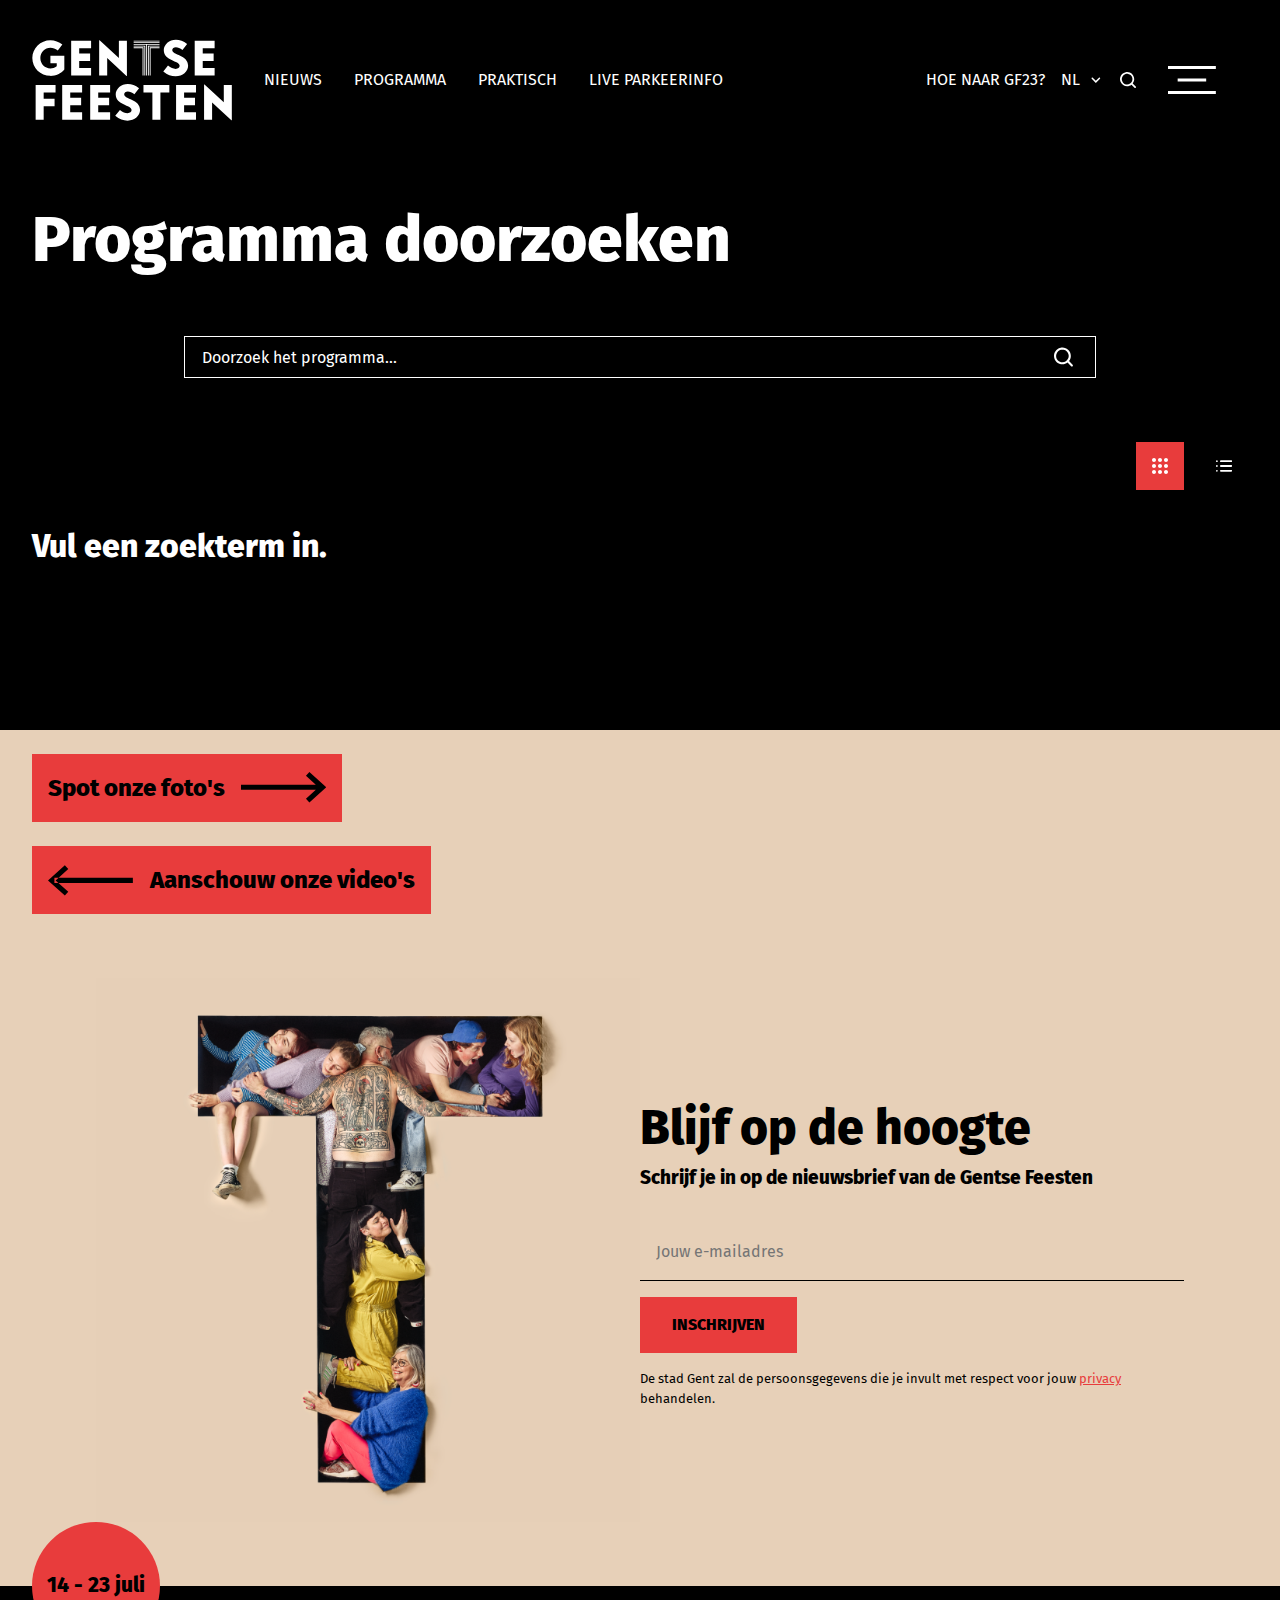
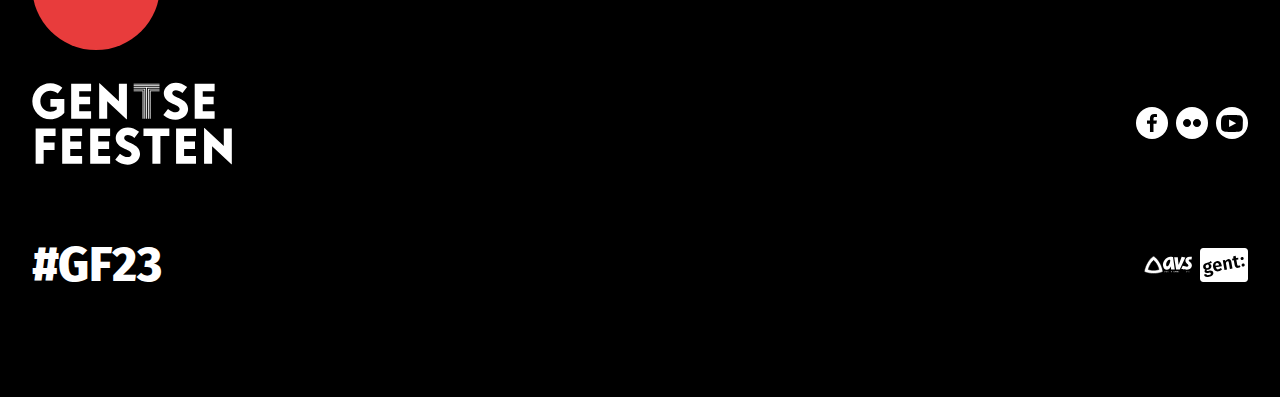
<file: search.html>
<!DOCTYPE html>
<html lang="en">
<head>
    <meta charset="UTF-8">
    <meta name="viewport" content="width=device-width, initial-scale=1.0">
    <link rel="shortcut icon" href="static/img/icons/favicon.svg" type="image/x-icon">
    <link rel="stylesheet" href="static/css/reset.css">
    <link rel="stylesheet" href="static/css/main.css">
    <title>Gentse Feesten 2023</title>
</head>
<body>
    <!-- HEADER -->
    <header class="flex mr-2rem">
        <section class="header-left flex flex--center">
            <figure class="logo-container">
                <a href="index.html"><img src="" alt="Gentse Feesten logo"></a>
            </figure>
            <nav>
                <ul class="flex">
                    <li>
                        <a href="news.html">Nieuws</a>
                    </li>
                    <li>
                        <a href="events/day.html?day=14">Programma</a>
                    </li>
                    <li>
                        <a href="#">Praktisch</a>
                    </li>
                    <li>
                        <a href="#">Live Parkeerinfo</a>
                    </li>
                </ul>
            </nav>
        </section>
        
        <ul class="header-right flex flex--center">
            <li><a href="#">Hoe naar GF23?</a></li>
            <li class="language-section">
                <span>NL</span>
                <svg class="chevron-icon--header" version="1.1" xmlns="http://www.w3.org/2000/svg" width="32" height="32" viewBox="0 0 32 32">
                    <path fill="currentColor" d="M15.7 21.82l-8.26-8.26c-0.294-0.275-0.477-0.665-0.477-1.097 0-0.828 0.672-1.5 1.5-1.5 0.433 0 0.823 0.183 1.097 0.477l0.001 0.001 6.14 6.138 6.14-6.139c0.273-0.283 0.656-0.458 1.079-0.458 0.828 0 1.5 0.672 1.5 1.5 0 0.423-0.175 0.806-0.457 1.079l-8.26 8.26z"></path>
                </svg>
            </li>
            <li>
                <a href="search.html">
                    <svg class="search-icon--header" version="1.1" xmlns="http://www.w3.org/2000/svg" width="32" height="32" viewBox="0 0 32 32">
                        <path fill="currentColor" d="M31.474 28.951l-6.043-6.025c1.95-2.484 3.007-5.551 3.004-8.708 0-2.812-0.834-5.561-2.396-7.899s-3.783-4.16-6.381-5.237c-2.598-1.076-5.457-1.358-8.215-0.809s-5.291 1.903-7.28 3.891-3.342 4.522-3.891 7.28-0.267 5.617 0.809 8.215c1.076 2.598 2.898 4.818 5.237 6.381s5.087 2.396 7.899 2.396c3.157 0.004 6.225-1.054 8.708-3.004l6.025 6.043c0.165 0.167 0.362 0.299 0.578 0.389s0.449 0.137 0.684 0.137c0.235 0 0.467-0.047 0.683-0.137s0.413-0.223 0.578-0.389c0.167-0.165 0.299-0.362 0.389-0.578s0.137-0.449 0.137-0.683-0.046-0.467-0.137-0.684c-0.090-0.217-0.222-0.413-0.389-0.578zM3.554 14.218c0-2.109 0.625-4.171 1.797-5.924s2.837-3.12 4.786-3.927c1.948-0.807 4.092-1.018 6.161-0.607s3.969 1.427 5.46 2.918c1.491 1.491 2.507 3.391 2.918 5.46s0.2 4.212-0.607 6.161c-0.807 1.948-2.174 3.614-3.927 4.785s-3.815 1.797-5.924 1.797c-2.828 0-5.54-1.123-7.54-3.123s-3.123-4.712-3.123-7.54z"></path>
                    </svg>
                </a>
            </li>
            <li>
                <svg class="hamburger-icon--header" version="1.1" xmlns="http://www.w3.org/2000/svg" width="55" height="32" viewBox="0 0 55 32">
                    <path fill="currentColor" d="M0 0h54.825v3.404h-54.825v-3.404zM11.072 14.298h32.681v3.404h-32.681v-3.404zM0 28.596h54.825v3.404h-54.825v-3.404z"></path>
                </svg>
            </li>
        </ul>

        <!-- HAMBURGER -->
        <section id="hamburger-menu" class="hamburger-menu">
            <section class="hamburger-left">
                <section class="logo-container">
                    <img src="" alt="Gentse Feesten logo">
                </section>
                <nav>
                    <ul>
                        <li>
                            <a href="news.html">Nieuws</a>
                        </li>
                        <li>
                            <a href="events/day.html">Programma</a>
                        </li>
                        <li>
                            <a href="#">Praktisch</a>
                        </li>
                        <li>
                            <a href="#">Live Parkeerinfo</a>
                        </li>
                        <li>
                            <a href="#">Hoe naar GF23?</a>
                        </li>
                    </ul>
                </nav>
            </section>
            <section class="hamburger-right">
                <ul>
                    <li class="language-section">
                        <span>NL</span>
                        <svg class="chevron-icon--header" version="1.1" xmlns="http://www.w3.org/2000/svg" width="32" height="32" viewBox="0 0 32 32">
                            <title>chevron-down</title>
                            <path fill="currentColor" d="M15.7 21.82l-8.26-8.26c-0.294-0.275-0.477-0.665-0.477-1.097 0-0.828 0.672-1.5 1.5-1.5 0.433 0 0.823 0.183 1.097 0.477l0.001 0.001 6.14 6.138 6.14-6.139c0.273-0.283 0.656-0.458 1.079-0.458 0.828 0 1.5 0.672 1.5 1.5 0 0.423-0.175 0.806-0.457 1.079l-8.26 8.26z"></path>
                        </svg>
                    </li>
                    <li>
                        <a href="search.html">
                            <svg class="search-icon--header" version="1.1" xmlns="http://www.w3.org/2000/svg" width="32" height="32" viewBox="0 0 32 32">
                                <title>search</title>
                                <path fill="currentColor" d="M31.474 28.951l-6.043-6.025c1.95-2.484 3.007-5.551 3.004-8.708 0-2.812-0.834-5.561-2.396-7.899s-3.783-4.16-6.381-5.237c-2.598-1.076-5.457-1.358-8.215-0.809s-5.291 1.903-7.28 3.891-3.342 4.522-3.891 7.28-0.267 5.617 0.809 8.215c1.076 2.598 2.898 4.818 5.237 6.381s5.087 2.396 7.899 2.396c3.157 0.004 6.225-1.054 8.708-3.004l6.025 6.043c0.165 0.167 0.362 0.299 0.578 0.389s0.449 0.137 0.684 0.137c0.235 0 0.467-0.047 0.683-0.137s0.413-0.223 0.578-0.389c0.167-0.165 0.299-0.362 0.389-0.578s0.137-0.449 0.137-0.683-0.046-0.467-0.137-0.684c-0.090-0.217-0.222-0.413-0.389-0.578zM3.554 14.218c0-2.109 0.625-4.171 1.797-5.924s2.837-3.12 4.786-3.927c1.948-0.807 4.092-1.018 6.161-0.607s3.969 1.427 5.46 2.918c1.491 1.491 2.507 3.391 2.918 5.46s0.2 4.212-0.607 6.161c-0.807 1.948-2.174 3.614-3.927 4.785s-3.815 1.797-5.924 1.797c-2.828 0-5.54-1.123-7.54-3.123s-3.123-4.712-3.123-7.54z"></path>
                            </svg>
                        </a>
                    </li>
                    <li>
                        <svg class="hamburger-icon-close" version="1.1" xmlns="http://www.w3.org/2000/svg" width="53" height="32" viewBox="0 0 53 32">
                            <title>cross</title>
                            <path fill="currentColor" d="M53.378 29.173l-23.79-13.215 23.64-13.131-1.57-2.827-25.399 14.108-24.537-13.63-1.57 2.827 22.777 12.652-22.928 12.736 1.57 2.827 24.688-13.713 25.55 14.192z"></path>
                        </svg>
                    </li>
                </ul>
                <section class="campaign-logo-container">
                    <img src="" alt="Gentse Feesten campaign logo">
                </section>
            </section>
        </section>
    </header>

    <!-- MAIN -->
    <main>
        <!-- SEARCH -->
        <section class="m-2rem">
            <h1 class="page-title">Programma doorzoeken</h1>
            <section id="searchbar-container" class="searchbar-container flex flex--center flex--col">
                <form class="flex">
                    <input name="search" type="search" class="searchbar" placeholder="Doorzoek het programma..." id="input-search">
                    <button id="btn-search" class="btn--search" type="submit">
                        <svg version="1.1" xmlns="http://www.w3.org/2000/svg" width="32" height="32" viewBox="0 0 32 32">
                            <path fill="currentColor" d="M31.474 28.951l-6.043-6.025c1.95-2.484 3.007-5.551 3.004-8.708 0-2.812-0.834-5.561-2.396-7.899s-3.783-4.16-6.381-5.237c-2.598-1.076-5.457-1.358-8.215-0.809s-5.291 1.903-7.28 3.891-3.342 4.522-3.891 7.28-0.267 5.617 0.809 8.215c1.076 2.598 2.898 4.818 5.237 6.381s5.087 2.396 7.899 2.396c3.157 0.004 6.225-1.054 8.708-3.004l6.025 6.043c0.165 0.167 0.362 0.299 0.578 0.389s0.449 0.137 0.684 0.137c0.235 0 0.467-0.047 0.683-0.137s0.413-0.223 0.578-0.389c0.167-0.165 0.299-0.362 0.389-0.578s0.137-0.449 0.137-0.683-0.046-0.467-0.137-0.684c-0.090-0.217-0.222-0.413-0.389-0.578zM3.554 14.218c0-2.109 0.625-4.171 1.797-5.924s2.837-3.12 4.786-3.927c1.948-0.807 4.092-1.018 6.161-0.607s3.969 1.427 5.46 2.918c1.491 1.491 2.507 3.391 2.918 5.46s0.2 4.212-0.607 6.161c-0.807 1.948-2.174 3.614-3.927 4.785s-3.815 1.797-5.924 1.797c-2.828 0-5.54-1.123-7.54-3.123s-3.123-4.712-3.123-7.54z"></path>
                        </svg>
                    </button>
                </form>
                <section id="searchbar-results"></section>
            </section>
        </section>
        <!-- EVENTS -->
        <section class="m-2rem flex layout-buttons">
            <button id="btn-grid" class="btn--toggle active flex flex--center">
                <svg version="1.1" xmlns="http://www.w3.org/2000/svg" width="32" height="32" viewBox="0 0 32 32">
                    <path fill="currentColor" d="M0 28c0 2.209 1.791 4 4 4s4-1.791 4-4v0c0-2.209-1.791-4-4-4s-4 1.791-4 4v0M4 12c-2.209 0-4 1.791-4 4s1.791 4 4 4c2.209 0 4-1.791 4-4s-1.791-4-4-4zM28 8c2.209 0 4-1.791 4-4s-1.791-4-4-4c-2.209 0-4 1.791-4 4s1.791 4 4 4zM0 4c0 2.209 1.791 4 4 4s4-1.791 4-4v0c0-2.209-1.791-4-4-4s-4 1.791-4 4v0M28 12c-2.209 0-4 1.791-4 4s1.791 4 4 4c2.209 0 4-1.791 4-4s-1.791-4-4-4zM28 24c-2.209 0-4 1.791-4 4s1.791 4 4 4c2.209 0 4-1.791 4-4s-1.791-4-4-4zM12 28c0 2.209 1.791 4 4 4s4-1.791 4-4v0c0-2.209-1.791-4-4-4s-4 1.791-4 4v0M12 4c0 2.209 1.791 4 4 4s4-1.791 4-4v0c0-2.209-1.791-4-4-4s-4 1.791-4 4v0M16 12c-2.209 0-4 1.791-4 4s1.791 4 4 4c2.209 0 4-1.791 4-4s-1.791-4-4-4z"></path>
                </svg>
            </button>
            <button id="btn-list" class="btn--toggle flex flex--center">
                <svg version="1.1" xmlns="http://www.w3.org/2000/svg" width="45" height="32" viewBox="0 0 45 32">
                    <path fill="currentColor" d="M13.742 5.053h29.192c1.395 0 2.526-1.131 2.526-2.526s-1.132-2.526-2.526-2.526h-29.192c-1.396 0-2.526 1.131-2.526 2.526s1.131 2.526 2.526 2.526zM42.934 13.474h-29.192c-1.396 0-2.526 1.131-2.526 2.526s1.131 2.526 2.526 2.526h29.192c1.395 0 2.526-1.131 2.526-2.526s-1.132-2.526-2.526-2.526zM42.934 26.947h-29.192c-1.396 0-2.526 1.132-2.526 2.526s1.131 2.526 2.526 2.526h29.192c1.395 0 2.526-1.132 2.526-2.526s-1.132-2.526-2.526-2.526zM2.537 0h-0.022c-1.396 0-2.515 1.131-2.515 2.526s1.141 2.526 2.537 2.526 2.526-1.131 2.526-2.526-1.131-2.526-2.526-2.526zM2.537 13.474h-0.022c-1.396 0-2.515 1.131-2.515 2.526s1.141 2.526 2.537 2.526 2.526-1.131 2.526-2.526-1.131-2.526-2.526-2.526zM2.537 26.947h-0.022c-1.396 0-2.515 1.132-2.515 2.526s1.141 2.526 2.537 2.526 2.526-1.132 2.526-2.526c0-1.395-1.131-2.526-2.526-2.526z"></path>
                </svg>
            </button>
        </section>
        <section class="events-wrapper m-2rem">
            <ul id="search-results" class="events-container">

            </ul>
        </section>
        
        <!-- PAGINATION -->
        <ul id="page-container" class="pagination flex flex--center">
            
        </ul>
    </main>

    <!-- FOOTER -->
    <footer>
        <section class="footer-banner flex flex--col">
            <h2 class="flex flex--center">Spot onze foto's 
                <figure>
                    <img src="static/img/icons/arrow-right-long.svg" alt="arrow-right-long">
                </figure>
            </h2>
            <h2 class="flex flex--center">
                <figure>
                    <img src="static/img/icons/arrow-left.svg" alt="arrow-left">
                </figure>
                Aanschouw onze video's
            </h2>
            <section class="footer-campaign-container flex flex--center">
                <figure class="campaign-logo-container">
                    <img src="" alt="Gentse Feesten campaign logo">
                </figure>
                <section class="newsletter-container flex flex--col">
                    <h1>Blijf op de hoogte</h1>
                    <h3>Schrijf je in op de nieuwsbrief van de Gentse Feesten</h3>
                    <form class="flex flex--col" name="email">
                        <input name="newsletter-input" type="email" placeholder="Jouw e-mailadres">
                        <button class="uppercase">Inschrijven</button>
                    </form>
                    <p>De stad Gent zal de persoonsgegevens die je invult met respect voor jouw <a href="#">privacy</a> behandelen.</p>
                </section>
            </section>
        </section>
        <section class="footer-tail pos-r">
            <section class="date-circle date-circle--bottom flex flex--center pos-a">
                <span>14 - 23 juli</span>
            </section>
            <section class="footer-tail-items flex flex--col">
                <section class="footer-row flex">
                    <figure class="logo-container">
                        <a href="index.html"><img src="" alt="Gentse Feesten logo"></a>
                    </figure>
                    <section class="socials flex">
                        <a href="#">
                            <svg version="1.1" xmlns="http://www.w3.org/2000/svg" width="32" height="32" viewBox="0 0 32 32">
                                <path fill="var(--black)" d="M17.49 25v-8.21h2.95l0.44-3.2h-3.39v-2.043c0-0.927 0.276-1.558 1.697-1.558l1.813-0.001v-2.862c-0.766-0.080-1.655-0.126-2.555-0.126-0.030 0-0.061 0-0.091 0h0.005c-2.614 0-4.403 1.491-4.403 4.23v2.36h-2.956v3.2h2.956v8.21h3.535z"></path>
                            </svg>
                        </a>
                        <a href="#">
                            <svg version="1.1" xmlns="http://www.w3.org/2000/svg" width="32" height="32" viewBox="0 0 32 32">
                                <path fill="var(--black)" d="M11.034 12c2.228 0 4.034 1.791 4.034 4 0 2.21-1.806 4-4.034 4s-4.034-1.79-4.034-4c0-2.209 1.806-4 4.034-4zM25 16c0 2.21-1.806 4-4.034 4s-4.034-1.79-4.034-4c0-2.209 1.806-4 4.034-4s4.034 1.791 4.034 4z"></path>
                            </svg>
                        </a>
                        <a href="#">
                            <svg version="1.1" xmlns="http://www.w3.org/2000/svg" width="32" height="32" viewBox="0 0 32 32">
                                <path fill="var(--black)" d="M26.8 12.1v0c0-0.3-0.3-1.9-1.1-2.7-0.7-0.7-1.7-1.1-2.7-1.2h-0.2c-3-0.2-6.6-0.2-6.8-0.2s-3.8 0-6.8 0.2h-0.2c-1 0-1.9 0.5-2.6 1.2-0.8 0.8-1.1 2.4-1.1 2.7-0.2 1.2-0.3 2.4-0.3 3.6v1.6c0 1.2 0.1 2.4 0.2 3.6 0 0.3 0.3 1.8 1.1 2.7 0.8 0.7 1.7 1.1 2.7 1.1 0.1 0 0.2 0 0.2 0h0.1c1.7 0.2 6.4 0.2 6.6 0.2v0c0.2 0 3.8 0 6.8-0.2h0.2c1 0 1.9-0.5 2.6-1.2 0.8-0.8 1.1-2.4 1.1-2.7 0.1-1.2 0.2-2.4 0.2-3.6v-1.6c0.2-1.1 0.1-2.3 0-3.5zM13.1 19.9v-7.4l7.1 3.7-7.1 3.7z"></path>
                            </svg>
                        </a>
                    </section>
                </section>
                <section class="footer-row flex">
                    <h1>#GF23</h1>
                    <section class="orgs flex">
                        <a href="#">
                            <svg width="413px" height="154px" viewBox="0 0 413 154" version="1.1" xmlns="http://www.w3.org/2000/svg" xmlns:xlink="http://www.w3.org/1999/xlink">
                                <g id="Page-1" stroke="none" stroke-width="1" fill="#000" fill-rule="evenodd">
                                    <g id="AVSlogo_pos_neg" fill="#000" transform="translate(2.000000, 2.000000)">
                                        <path d="M407.235,28.77 C403.273,27.583 399.184,27.017 395.346,27.085 C387.089,27.218 382.603,30.612 383.105,35.824 C384.081,46.034 409.974,54.405 410.053,77.142 C410.116,94.986 398.71,114.917 365.689,115.503 C346.111,115.658 318.797,110.143 318.797,110.143 L331.602,82.4 C346.555,86.529 356.934,89.821 368.105,89.68 C376.021,89.577 380.106,86.017 380.085,80.498 C380.042,68.171 356.744,63.611 354.428,39.432 C352.532,19.634 365.088,4.194 394.07,3.723 C399.827,3.634 405.432,3.957 410.315,4.717 L407.235,28.77 Z" id="Path" fill="#000"></path>
                                        <path d="M223.374,31.978 C224.19,33.174 223.545,37.815 223.545,37.815 C222.102,58.366 208.218,87.826 196.492,86.954 C192.305,86.642 190.002,82.773 189.075,74.442 C186.822,54.263 202.97,32.753 213.168,30.205 C218.702,28.822 221.814,29.685 223.374,31.978 Z M247.864,7.323 C247.864,7.323 234.607,3.073 215.184,5.669 C188.794,9.19 155.439,43.768 162,82.275 C165.969,105.557 177.295,116.525 193.88,116.504 C211.726,116.478 224.48,101.5 230.56,85.874 L230.801,85.874 C229.681,96.961 231.052,114.428 231.052,114.428 L262.788,114.428 C256.68,65.438 252.623,47.278 247.864,7.323 Z" id="Shape" fill="#000"></path>
                                        <path d="M322.127,5.243 L296.72,73.923 L296.312,73.945 C296.279,73.3 296.133,72.644 295.909,71.981 C293.766,59.856 289.283,11.635 288.962,8.176 L288.978,8.125 L288.957,8.125 C288.95,8.028 288.944,7.972 288.944,7.972 L258.177,7.972 L258.229,8.125 L257.667,8.125 L274.314,113.375 L305.426,113.375 L353.594,11.415 L322.127,5.243 Z" id="Path" fill="#000"></path>
                                        <path d="M134.205,57.614 C109.779,15.304 81.518,0.858 81.518,0.858 L80.658,0.482 L79.803,0.858 C79.803,0.858 51.544,15.304 27.117,57.614 C2.692,99.921 0.981,132.894 0.981,132.894 C0.981,132.894 30.949,148.733 79.802,148.733 C80.004,148.733 80.2,148.733 80.4,148.733 C80.487,148.733 80.573,148.733 80.657,148.733 C80.746,148.733 80.831,148.733 80.923,148.733 C81.121,148.733 81.316,148.733 81.517,148.733 C130.37,148.733 160.621,132.894 160.621,132.894 C160.621,132.894 158.631,99.921 134.205,57.614 Z M80.657,121.065 C60.411,121.065 45.119,117.587 35.069,114.231 C37.195,103.891 41.827,88.955 51.934,71.442 C62.063,53.901 72.732,41.856 80.657,34.827 C88.589,41.856 99.259,53.902 109.384,71.442 C119.494,88.955 124.125,103.891 126.254,114.231 C116.199,117.587 100.909,121.065 80.657,121.065 Z" id="Shape" stroke="#000" stroke-width="4.5472" fill="#000"></path>
                                        <path d="M182.043,132.097 C182.043,134.421 180.63,136.891 178.078,136.891 C176.479,136.891 175.774,135.957 175.774,134.525 C175.774,131.535 177.6,129.647 179.697,129.647 C181.296,129.647 182.043,130.644 182.043,132.097 Z M184.367,131.89 C184.367,129.337 182.936,127.697 180.049,127.697 C176.232,127.697 173.471,130.913 173.471,134.795 C173.471,137.327 174.903,138.863 177.808,138.863 C181.461,138.863 184.367,135.792 184.367,131.89 Z" id="Shape" fill="#000000"></path>
                                        <path d="M195.741,132.097 C195.741,134.421 194.33,136.891 191.777,136.891 C190.178,136.891 189.472,135.957 189.472,134.525 C189.472,131.535 191.299,129.647 193.396,129.647 C194.994,129.647 195.741,130.644 195.741,132.097 Z M198.066,131.89 C198.066,129.337 196.633,127.697 193.749,127.697 C189.929,127.697 187.169,130.913 187.169,134.795 C187.169,137.327 188.601,138.863 191.506,138.863 C195.16,138.863 198.066,135.792 198.066,131.89 Z" id="Shape" fill="#000000"></path>
                                        <path d="M207.696,129.772 C207.136,129.605 206.576,129.481 205.954,129.481 C204.75,129.481 203.981,130.021 203.981,130.996 C203.981,132.533 207.406,132.428 207.406,135.002 C207.406,137.201 205.455,138.882 202.716,138.882 C201.74,138.882 201.055,138.779 200.475,138.612 L200.911,136.598 C201.429,136.827 202.156,137.014 202.903,137.014 C204.232,137.014 204.959,136.267 204.959,135.395 C204.959,133.714 201.596,134.026 201.596,131.431 C201.596,129.437 203.195,127.695 205.996,127.695 C206.929,127.695 207.511,127.779 208.092,127.882 L207.696,129.772 Z" id="Path" fill="#000000"></path>
                                        <polygon id="Path" fill="#000000" points="218.88 129.793 215.953 129.793 214.252 138.676 212.052 138.676 213.753 129.793 210.826 129.793 211.179 127.883 219.233 127.883"></polygon>
                                        <polygon id="Path" fill="#000000" points="220.746 134.339 220.746 132.554 225.728 132.554 225.728 134.339"></polygon>
                                        <path d="M233.885,138.677 L231.353,138.677 L229.381,127.884 L231.685,127.884 L232.681,133.447 C232.868,134.38 232.972,135.336 233.055,136.27 L233.076,136.27 C233.491,135.294 233.989,134.318 234.446,133.488 L237.58,127.884 L240.01,127.884 L233.885,138.677 Z" id="Path" fill="#000000"></path>
                                        <polygon id="Path" fill="#000000" points="246.979 138.677 241.209 138.677 243.264 127.884 245.445 127.884 243.763 136.726 247.353 136.726"></polygon>
                                        <path d="M256.922,134.961 L253.601,134.961 L255.303,131.951 C255.615,131.39 255.884,130.851 256.154,130.269 L256.175,130.269 C256.216,130.81 256.278,131.37 256.381,131.931 L256.922,134.961 Z M259.869,138.677 L257.939,127.884 L255.343,127.884 L249.283,138.677 L251.565,138.677 L252.727,136.58 L257.148,136.58 L257.502,138.677 L259.869,138.677 Z" id="Shape" fill="#000000"></path>
                                        <path d="M269.749,134.961 L266.428,134.961 L268.129,131.951 C268.442,131.39 268.711,130.851 268.98,130.269 L269.002,130.269 C269.043,130.81 269.105,131.37 269.208,131.931 L269.749,134.961 Z M272.695,138.677 L270.764,127.884 L268.17,127.884 L262.109,138.677 L264.392,138.677 L265.554,136.58 L269.975,136.58 L270.328,138.677 L272.695,138.677 Z" id="Shape" fill="#000000"></path>
                                        <path d="M289.527,138.677 L287.223,138.677 L287.494,133.114 C287.556,132.076 287.618,131.224 287.681,130.624 L287.66,130.624 C287.411,131.247 287.099,131.952 286.748,132.636 L283.593,138.677 L281.288,138.677 L280.541,133.073 C280.458,132.305 280.354,131.391 280.354,130.644 L280.333,130.644 C280.125,131.496 279.877,132.305 279.586,133.218 L277.862,138.676 L275.621,138.676 L279.296,127.883 L282.034,127.883 L282.845,133.903 C282.949,134.566 283.032,135.273 283.032,135.915 L283.053,135.915 C283.324,135.211 283.593,134.65 283.946,133.944 L287.142,127.883 L289.986,127.883 L289.527,138.677 Z" id="Path" fill="#000000"></path>
                                        <path d="M300.732,129.772 C300.171,129.605 299.611,129.481 298.989,129.481 C297.785,129.481 297.017,130.021 297.017,130.996 C297.017,132.533 300.442,132.428 300.442,135.002 C300.442,137.201 298.49,138.882 295.751,138.882 C294.775,138.882 294.09,138.779 293.509,138.612 L293.946,136.598 C294.465,136.827 295.191,137.014 295.938,137.014 C297.266,137.014 297.994,136.267 297.994,135.395 C297.994,133.714 294.632,134.026 294.632,131.431 C294.632,129.437 296.23,127.695 299.031,127.695 C299.966,127.695 300.546,127.779 301.128,127.882 L300.732,129.772 Z" id="Path" fill="#000000"></path>
                                        <polygon id="Path" fill="#000000" points="311.982 129.647 307.976 129.647 307.457 132.284 311.274 132.284 310.963 133.986 307.123 133.986 306.584 136.891 310.59 136.891 310.257 138.676 304.052 138.676 306.107 127.883 312.313 127.883"></polygon>
                                        <polygon id="Path" fill="#000000" points="328.752 129.793 325.824 129.793 324.123 138.676 321.923 138.676 323.624 129.793 320.698 129.793 321.051 127.883 329.104 127.883"></polygon>
                                        <polygon id="Path" fill="#000000" points="338.632 129.647 334.625 129.647 334.106 132.284 337.925 132.284 337.613 133.986 333.772 133.986 333.233 136.891 337.239 136.891 336.907 138.676 330.701 138.676 332.756 127.883 338.962 127.883"></polygon>
                                        <polygon id="Path" fill="#000000" points="347.306 138.677 341.536 138.677 343.59 127.884 345.77 127.884 344.089 136.726 347.68 136.726"></polygon>
                                        <polygon id="Path" fill="#000000" points="358.929 129.647 354.922 129.647 354.403 132.284 358.222 132.284 357.91 133.986 354.071 133.986 353.531 136.891 357.537 136.891 357.205 138.676 351 138.676 353.056 127.883 359.261 127.883"></polygon>
                                        <path d="M366.605,138.677 L364.074,138.677 L362.101,127.884 L364.406,127.884 L365.401,133.447 C365.589,134.38 365.691,135.336 365.775,136.27 L365.796,136.27 C366.211,135.294 366.708,134.318 367.165,133.488 L370.299,127.884 L372.729,127.884 L366.605,138.677 Z" id="Path" fill="#000000"></path>
                                        <polygon id="Path" fill="#000000" points="376.11 138.677 373.929 138.677 375.985 127.884 378.165 127.884"></polygon>
                                        <path d="M387.878,129.772 C387.317,129.605 386.757,129.481 386.135,129.481 C384.931,129.481 384.163,130.021 384.163,130.996 C384.163,132.533 387.588,132.428 387.588,135.002 C387.588,137.201 385.637,138.882 382.897,138.882 C381.922,138.882 381.236,138.779 380.656,138.612 L381.092,136.598 C381.611,136.827 382.338,137.014 383.085,137.014 C384.413,137.014 385.14,136.267 385.14,135.395 C385.14,133.714 381.778,134.026 381.778,131.431 C381.778,129.437 383.376,127.695 386.177,127.695 C387.112,127.695 387.693,127.779 388.274,127.882 L387.878,129.772 Z" id="Path" fill="#000000"></path>
                                        <polygon id="Path" fill="#000000" points="393.379 138.677 391.199 138.677 393.254 127.884 395.434 127.884"></polygon>
                                        <polygon id="Path" fill="#000000" points="406.431 129.647 402.426 129.647 401.907 132.284 405.724 132.284 405.413 133.986 401.573 133.986 401.034 136.891 405.04 136.891 404.708 138.676 398.502 138.676 400.557 127.883 406.763 127.883"></polygon>
                                    </g>
                                </g>
                            </svg>
                        </a>
                        <a href="#">
                            <svg version="1.1" id="Laag_1" xmlns="http://www.w3.org/2000/svg" xmlns:xlink="http://www.w3.org/1999/xlink" x="0px" y="0px" viewBox="0 0 396.9 280.9" style="enable-background:new 0 0 396.9 280.9;" xml:space="preserve">
                                <style type="text/css">
                                    .st0{fill:#000;}
                                    .st1{fill:#e83c3c;}
                                </style>
                                <g>
                                    <path class="st0" d="M370.5,280.6H26.4C11.9,280.6,0,268.8,0,254.3V26.4C0,11.9,11.9,0,26.4,0h344.1c14.5,0,26.4,11.9,26.4,26.4   v227.9C396.9,268.8,385,280.6,370.5,280.6z"/>
                                    <g>
                                        <g>
                                            <path class="st1" d="M76,129.8c10.5,2.6,16.4,7.7,18.2,17.7c2.7,15.4-7.7,28.8-27.9,32.3c-3.4,0.6-6.5,0.8-9.4,0.6     c-1.6,1.5-2.4,3.7-2.1,5.8c0.5,2.7,2.3,5,10,3.6l12.1-2.1c17.9-3.2,31.1,4.4,33.4,17.5c2.8,16-9.4,28.1-35.8,32.8     c-29,5.1-38.5-2.9-41.3-18.7l19-3.3c1.3,7.5,5.2,10.2,20.3,7.5c14.6-2.6,17.8-7.3,16.8-13c-0.9-5.4-5.6-8-13.9-6.5l-11.6,2.1     c-16.6,2.9-24.7-3-26.2-11.4c-1-5.7,1.6-11.8,6.6-16.4c-10.8-3.6-16.2-9.9-18-20.1c-3.1-17.5,8.8-31.1,28.7-34.6     c18.3-2.8,26.7-9,35.3-16.1l8.1,15.4C92.9,126.1,85.6,128.2,76,129.8z M47.3,154.1c1.6,9.1,7.6,13.6,15.7,12.2     c8.5-1.5,12.1-7.4,10.4-17.1c-1.7-9.4-6.8-13.1-15.6-11.6C49.8,139.1,45.8,145.5,47.3,154.1z"/>
                                            <path class="st1" d="M180.4,151.3L131,160c4.2,15,12.1,18.2,22.3,16.4c6.7-1.2,12-4.3,18-10.3l10.9,10.4     c-6.7,7.6-15.7,13.9-28.1,16c-25.4,4.5-41.6-9.9-46-34.7c-4.2-23.9,5.4-44.7,28.5-48.8c22.4-4,38.3,8.6,42.8,33.9     C179.8,145.7,180.1,149.1,180.4,151.3z M157.2,140.8c-2.1-11.9-7.5-19-17.7-17.2c-8.4,1.5-12.6,8.1-11,23.2l28.8-5.1L157.2,140.8     z"/>
                                            <path class="st1" d="M258.5,112.3l10.2,57.6l-21.2,3.7l-9.5-54.1c-1.6-9.1-5.3-11.1-10.7-10.1c-6.1,1.1-10.2,6-13.3,13.7     l9.6,54.6l-21.2,3.7l-14-79.1l18.4-3.2l3.4,9.7c5-9,11.9-14.9,22-16.7C246,89.9,255.8,97.4,258.5,112.3z"/>
                                            <path class="st1" d="M316,164.1c-16.5,2.7-26.5-5.2-29.6-22.8l-7-39.4l-11.8,2.1L265,89l11.8-2.1l-3.1-17.3l20.8-6.3l3.5,19.9     l18.2-3.2l0.5,15.3l-16.1,2.8l6.9,39c1.4,7.8,4.4,10.3,9.8,9.4c2.8-0.5,5.5-1.9,8.5-4.4l9.7,12.3     C330.4,159.4,323,162.8,316,164.1z"/>
                                        </g>
                                        <path class="st1" d="M361.2,84.9c1.2,7-3.4,13.8-10.6,15.1c-7,1.2-13.7-3.6-15-10.6c-1.2-6.9,3.4-13.7,10.5-14.9    C353.3,73.2,360,78,361.2,84.9z"/>
                                        <path class="st1" d="M369.6,138.8c1.2,7-3.4,13.8-10.6,15.1c-7,1.2-13.7-3.6-15-10.6c-1.2-6.9,3.4-13.7,10.5-14.9    C361.7,127.1,368.4,131.9,369.6,138.8z"/>
                                    </g>
                                </g>
                            </svg>
                        </a>
                    </section>
                </section>
            </section>
        </section>
    </footer>
    <script type="module" src="static/js/search.js"></script>
</body>
</html>
</file>
<file: static/css/main.css>
/*
---------------------------
  FONTS
---------------------------
*/

@font-face {
  font-family: 'Fira Sans';
  src: url('../fonts/Fira_Sans/FiraSans-Black.woff2') format('woff2'),
      url('../fonts/Fira_Sans/FiraSans-Black.woff') format('woff');
  font-weight: 900;
  font-style: normal;
  font-display: swap;
}

@font-face {
  font-family: 'Fira Sans';
  src: url('../fonts/Fira_Sans/FiraSans-Bold.woff2') format('woff2'),
      url('../fonts/Fira_Sans/FiraSans-Bold.woff') format('woff');
  font-weight: bold;
  font-style: normal;
  font-display: swap;
}

@font-face {
  font-family: 'Fira Sans';
  src: url('../fonts/Fira_Sans/FiraSans-BlackItalic.woff2') format('woff2'),
      url('../fonts/Fira_Sans/FiraSans-BlackItalic.woff') format('woff');
  font-weight: 900;
  font-style: italic;
  font-display: swap;
}

@font-face {
  font-family: 'Fira Sans';
  src: url('../fonts/Fira_Sans/FiraSans-ExtraBold.woff2') format('woff2'),
      url('../fonts/Fira_Sans/FiraSans-ExtraBold.woff') format('woff');
  font-weight: bold;
  font-style: normal;
  font-display: swap;
}

@font-face {
  font-family: 'Fira Sans';
  src: url('../fonts/Fira_Sans/FiraSans-BoldItalic.woff2') format('woff2'),
      url('../fonts/Fira_Sans/FiraSans-BoldItalic.woff') format('woff');
  font-weight: bold;
  font-style: italic;
  font-display: swap;
}

@font-face {
  font-family: 'Fira Sans';
  src: url('../fonts/Fira_Sans/FiraSans-ExtraLight.woff2') format('woff2'),
      url('../fonts/Fira_Sans/FiraSans-ExtraLight.woff') format('woff');
  font-weight: 200;
  font-style: normal;
  font-display: swap;
}

@font-face {
  font-family: 'Fira Sans';
  src: url('../fonts/Fira_Sans/FiraSans-ExtraBoldItalic.woff2') format('woff2'),
      url('../fonts/Fira_Sans/FiraSans-ExtraBoldItalic.woff') format('woff');
  font-weight: bold;
  font-style: italic;
  font-display: swap;
}

@font-face {
  font-family: 'Fira Sans';
  src: url('../fonts/Fira_Sans/FiraSans-Italic.woff2') format('woff2'),
      url('../fonts/Fira_Sans/FiraSans-Italic.woff') format('woff');
  font-weight: normal;
  font-style: italic;
  font-display: swap;
}

@font-face {
  font-family: 'Fira Sans';
  src: url('../fonts/Fira_Sans/FiraSans-ExtraLightItalic.woff2') format('woff2'),
      url('../fonts/Fira_Sans/FiraSans-ExtraLightItalic.woff') format('woff');
  font-weight: 200;
  font-style: italic;
  font-display: swap;
}

@font-face {
  font-family: 'Fira Sans';
  src: url('../fonts/Fira_Sans/FiraSans-Light.woff2') format('woff2'),
      url('../fonts/Fira_Sans/FiraSans-Light.woff') format('woff');
  font-weight: 300;
  font-style: normal;
  font-display: swap;
}

@font-face {
  font-family: 'Fira Sans';
  src: url('../fonts/Fira_Sans/FiraSans-Medium.woff2') format('woff2'),
      url('../fonts/Fira_Sans/FiraSans-Medium.woff') format('woff');
  font-weight: 500;
  font-style: normal;
  font-display: swap;
}

@font-face {
  font-family: 'Fira Sans';
  src: url('../fonts/Fira_Sans/FiraSans-LightItalic.woff2') format('woff2'),
      url('../fonts/Fira_Sans/FiraSans-LightItalic.woff') format('woff');
  font-weight: 300;
  font-style: italic;
  font-display: swap;
}

@font-face {
  font-family: 'Fira Sans';
  src: url('../fonts/Fira_Sans/FiraSans-MediumItalic.woff2') format('woff2'),
      url('../fonts/Fira_Sans/FiraSans-MediumItalic.woff') format('woff');
  font-weight: 500;
  font-style: italic;
  font-display: swap;
}

@font-face {
  font-family: 'Fira Sans';
  src: url('../fonts/Fira_Sans/FiraSans-Regular.woff2') format('woff2'),
      url('../fonts/Fira_Sans/FiraSans-Regular.woff') format('woff');
  font-weight: normal;
  font-style: normal;
  font-display: swap;
}

@font-face {
  font-family: 'Fira Sans';
  src: url('../fonts/Fira_Sans/FiraSans-SemiBold.woff2') format('woff2'),
      url('../fonts/Fira_Sans/FiraSans-SemiBold.woff') format('woff');
  font-weight: 600;
  font-style: normal;
  font-display: swap;
}

@font-face {
  font-family: 'Fira Sans';
  src: url('../fonts/Fira_Sans/FiraSans-SemiBoldItalic.woff2') format('woff2'),
      url('../fonts/Fira_Sans/FiraSans-SemiBoldItalic.woff') format('woff');
  font-weight: 600;
  font-style: italic;
  font-display: swap;
}

@font-face {
  font-family: 'Fira Sans';
  src: url('../fonts/Fira_Sans/FiraSans-Thin.woff2') format('woff2'),
      url('../fonts/Fira_Sans/FiraSans-Thin.woff') format('woff');
  font-weight: 100;
  font-style: normal;
  font-display: swap;
}

@font-face {
  font-family: 'Fira Sans';
  src: url('../fonts/Fira_Sans/FiraSans-ThinItalic.woff2') format('woff2'),
      url('../fonts/Fira_Sans/FiraSans-ThinItalic.woff') format('woff');
  font-weight: 100;
  font-style: italic;
  font-display: swap;
}

/*
---------------------------
  ROOT
---------------------------
*/

:root {
  --red: hsl(0, 78.9%, 57.25%);
  --black: hsl(0, 0%, 0%);
  --beige: hsl(30.64, 49.47%, 81.37%);
  --white: hsl(0, 0%, 100%);
}

/*
---------------------------
  TAGS
---------------------------
*/

body {
  position: relative;
  background-color: var(--black);
  font-family: 'Fira Sans';
  color: var(--white);
  scroll-behavior: smooth;
}

a {
  text-decoration: none;
  color: var(--white);
}

ul,
figure,
img {
  margin: 0;
  padding: 0;
}

ul,
li {
  list-style: none;
}

/*
---------------------------
  UTILITY
---------------------------
*/

.flex {
  display: flex;
}

.flex--center {
  justify-content: center;
  align-items: center;
}

.flex--col {
  flex-direction: column;
}

.m-2rem {
  margin: 2rem;
}

.ml-2rem {
  margin-left: 2rem;
}

.mr-2rem {
  margin-right: 2rem;
}

.pos-r {
  position: relative;
}

.pos-a {
  position: absolute;
}

.uppercase {
  text-transform: uppercase;
}

.no-scroll {
  overflow: hidden;
}

.page-title {
  font-size: 4rem;
  margin-bottom: 3rem;
}

.pagination {
  justify-content: center;
  flex-wrap: wrap;
  gap: 1rem;
  padding: 4rem;
}

.page-number {
  font-size: 1.5rem;
  width: 3rem;
  height: 3rem;
  padding: 1rem;
  border: 2px solid currentColor;
  border-radius: 50%;
}

.page-number:hover {
  cursor: pointer;
  filter: brightness(90%) contrast(80%);
}

.page-number:first-child {
  background-color: var(--red);
  color: var(--black);
  border: none;
}

.page-number:first-child:hover {
  filter: none;
}

.btn--toggle {
  color: var(--white);
  border: none;
  padding: 1rem;
  width: 3rem;
  height: 3rem;
  background: none;
  outline: none;
}

.btn--toggle:hover {
  cursor: pointer;
  color: var(--black);
  background-color: var(--red);
}

.btn--toggle.active {
  background-color: var(--red);
}

.layout-buttons {
  justify-content: flex-end;
  align-items: center;
  gap: 1rem;
}

.date-circle {
  background-color: var(--red);
  border-radius: 50%;
  min-width: 8rem;
  min-height: 8rem;
  font-weight: 700;
  font-size: 1.3rem;
  color: var(--black);
}

.date-circle--top {
  top: -3rem;
  right: 3rem;
}

.date-circle--bottom {
  top: -4rem;
  left: 2rem;
}

.searchbar {
  background-color: transparent;
  color: var(--white);
  border: 1px solid transparent;
  height: 2.5rem;
  padding: 0 1rem;
}

/*
---------------------------
  HEADER
---------------------------
*/

header {
  justify-content: space-between;
  align-items: center;
  padding: 2rem;
  height: 160px;
}

.logo-container img {
  filter: invert(100%) sepia(3%) saturate(2592%) hue-rotate(258deg) brightness(118%) contrast(100%);
  margin-right: 1rem;
  width: 12.5rem;
}

nav ul {
  gap: 2rem;
}

nav ul li {
  text-transform: uppercase;
}

.header-left,
.header-right {
  gap: 1rem;
}

.header-right li {
  text-transform: uppercase;
}

main {
  background-color: var(--black);
}

.language-section {
  display: flex;
  justify-content: center;
  align-items: center;
  gap: 0.5rem;
}

.language-section:hover span,
.language-section:hover svg,
.search-icon--header:hover,
.hamburger-icon--header:hover {
  cursor: pointer;
  color: var(--red);
}

.chevron-icon--header,
.search-icon--header {
  color: var(--white);
  width: 1rem;
}

.hamburger-icon--header {
  margin-left: 1rem;
  color: var(--white);
  width: 3rem;
}

/*
---------------------------
  HAMBURGER
---------------------------
*/

.hamburger-menu {
  position: fixed;
  display: none;
  top: 0;
  left: 0;
  bottom: 0;
  right: 0;
  width: 100vw;
  height: 100vh;
  z-index: 2;
  transition: 0.2s ease;
}

.hamburger-menu.active {
  display: flex;
  overflow: hidden;
}

.hamburger-menu.active * {
  color: var(--black);
}

.hamburger-icon-close:hover {
  cursor: pointer;
}

.hamburger-menu nav ul li:hover a,
.hamburger-right .language-section:hover span,
.hamburger-right .language-section:hover svg path,
.hamburger-right .search-icon--header:hover path,
.hamburger-icon-close:hover path {
  cursor: pointer;
  color: var(--white);
  fill: var(--white);
}

.hamburger-left {
  display: flex;
  flex-direction: column;
  background-color: var(--red);
  padding: 2rem;
  gap: 3rem;
  width: 60vw;
}

.hamburger-left .logo-container img {
  filter: invert(0%) sepia(3%) saturate(0%) hue-rotate(226deg) brightness(104%) contrast(103%);
  width: 200px;
}

.hamburger-left ul {
  display: inline-flex;
  flex-direction: column;
}

.hamburger-right {
  position: relative;
  display: flex;
  flex-direction: column;
  justify-content: center;
  background-color: var(--beige);
  flex-grow: 1;
}

.hamburger-right ul {
  position: absolute;
  top: 1rem;
  right: 1rem;
  display: flex;
  justify-content: flex-end;
  gap: 2rem;
  padding: 2rem;
}

.hamburger-icon-close {
  width: 3rem;
}

.hamburger-right .campaign-logo-container {
  align-self: center;
}

.campaign-logo-container {
  width: 30vw;
}

/*
---------------------------
  HERO
---------------------------
*/

.hero-bg {
  justify-content: space-evenly;
  align-items: center;
  background-color: var(--beige);
  color: var(--black);
  width: 100%;
  height: calc(100vh - 10rem);
}

.hero-bg .campaign-logo-container {
  min-width: 30rem;
  width: 25%;
  max-height: 100%;
}

.hero-bg .campaign-logo-container img {
  height: 100%;
}

.hero {
  justify-content: space-evenly;
  padding: 3rem;
}

.hero-dates {
  gap: 1rem;
}

.hero-today {
  justify-content: flex-start;
  gap: 1rem;
  text-align: end;
}

.hero-today strong {
  font-size: 1.5rem;
}

.hero-grid {
  display: grid;
  grid-template-columns: repeat(3, 1fr);
  grid-template-rows: repeat(4, 1fr);
}

.hero-grid li:nth-child(3),
.hero-grid li:nth-child(4),
.hero-grid li:nth-child(5) {
  grid-row-start: 2;
}

.hero-grid li:nth-child(6),
.hero-grid li:nth-child(7),
.hero-grid li:nth-child(8) {
  grid-row-start: 3;
}

.hero-grid li:nth-child(9),
.hero-grid li:nth-child(10) {
  grid-row-start: 4;
}

.hero-grid li:nth-child(9) {
  grid-column-start: 2;
}

.hero-grid li:nth-child(10) {
  grid-column-start: 3;
}

.hero-day {
  display: flex;
  flex-direction: column;
  justify-content: center;
  align-items: center;
  border: 1px solid var(--beige);
  background-color: var(--red);
  color: var(--black);
  width: 7rem;
  padding: 1rem;
}

.hero-day:hover {
  cursor: pointer;
  color: var(--white);
  background-color: var(--black);
}

.hero-day strong {
  font-size: 1.3rem;
}

/*
---------------------------
  EVENTS
---------------------------
*/

.home-event-list-container {
  padding: 2rem 0 2rem 30vw;
}

.home-event-list {
  overflow-x: scroll;
  gap: 2rem;
  padding: 5rem;
}

.day-list {
  margin: 5rem;
}

.day-item {
  border: 1px solid var(--black);
  background-color: var(--red);
  color: var(--black);
  width: 6.5rem;
  height: 6.5rem;
  padding: 1rem;
  transition: 0.2s ease;
}

.day-item:hover {
  background-color: var(--black);
  color: var(--white);
}

.day-item strong {
  font-size: 1.5rem;
}

.day-item.current {
  height: 8.5rem;
}

.event-spotlight {
  padding: 4rem 0;
}

.events-container {
  display: grid;
  grid-template-columns: repeat(3, 1fr);
  gap: 1rem;
}

.events-container.layout-list {
  display: block;
}

.events-container .event-item {
  min-width: 16rem;
  width: 30vw;
  margin-bottom: 5rem;
}

.event-item {
  min-width: 16rem;
}

.event-item:nth-child(odd) {
  transform: translateY(2rem);
}

.event-card {
  display: flex;
  flex-direction: column;
  background-color: var(--black);
}

.event-thumbnail {
  position: relative;
}

.event-thumbnail img {
  width: 100%;
  height: 100%;
}

.event-date {
  position: absolute;
  top: 0.5rem;
  left: 0.5rem;
  padding: 0.5rem;
  background-color: var(--black);
  color: var(--white);
  text-transform: uppercase;
  z-index: 1;
}

.event-title {
  bottom: 0;
  left: 0;
  background-color: var(--black);
  color: var(--white);
  width: 90%;
  padding: 0.5rem 0.5rem;
  z-index: 1;
}

.event-info {
  position: absolute;
  bottom: -2rem;
  left: 0;
  background-color: var(--black);
  width: 90%;
  display: flex;
  flex-wrap: wrap;
  z-index: 1;
}

.event-location {
  background-color: var(--red);
  color: var(--black);
  padding: 0 0.5rem;
  margin-right: 1rem;
}

.event-list-item {
  width: 100%;
}

.event-list-date {
  width: 20%;
  gap: 1rem;
}

.event-list-location {
  width: 30%;
}

.event-list-title {
  width: 50%;
}

.event-list-date,
.event-list-title,
.event-list-location {
  border: 1px solid currentColor;
  padding: 1rem;
}

.category-container h1 {
  margin: 2rem;
  text-align: center;
  font-size: 3rem;
}

/*
---------------------------
  HOME NEWS
---------------------------
*/

.home-news-container {
  padding: 4rem 2rem;
  padding-right: 0rem;
  justify-content: space-between;
}

.home-news-title-bg {
  position: absolute;
  top: 0;
  left: 0;
  right: 0;
  bottom: 0;
  z-index: -1;
  background-color: var(--black);
  width: 110%;
  height: 110%;
}

.home-news-title {
  position: relative;
  z-index: 0;
  height: 100%;
  display: inline-block;
  transform: rotate(-90deg);
  font-size: 5rem;
}

.home-news-title::before {
  content: "";
  position: absolute;
  top: 0;
  display: block;
  background-color: var(--red);
  transform: translate(2rem, -2rem);
  width: 18.75rem;
  height: 5rem;
  z-index: -1;
}

.home-news-list {
  display: grid;
  grid-template-columns: repeat(6, 1fr);
  grid-template-areas: 
  "A A B B D D"
  "C C C C D D"
  ;
  width: 60rem;
}

#news-item-1 {
  grid-area: A;
}

#news-item-2 {
  grid-area: B;
}

#news-item-3 {
  grid-area: C;
}

.home-news-image {
  grid-area: D;
  height: 100%;
  min-height: 20rem;
  object-fit: cover;
}

.news-item-arrow {
  filter: invert(93%) sepia(100%) saturate(0%) hue-rotate(13deg) brightness(103%) contrast(103%);
}

.home-news-list li {
  display: flex;
  flex-direction: column;
  justify-content: space-between;
  border: 1px solid var(--white);
  padding: 1rem;
  transition: 0.2s ease;
}

.home-news-list li:hover {
  background-color: var(--red);
  color: var(--black);
}

.home-news-list li:hover .news-item-arrow {
  visibility: hidden;
}

.home-news-list a {
  display: flex;
  flex-direction: column;
  justify-content: space-between;
  width: 100%;
  height: 100%;
}

/*
---------------------------
  FOOTER
---------------------------
*/

.footer-banner {
  padding: 0 2rem;
  background-color: var(--beige);
}

.footer-banner h2 {
  font-size: 1.5rem;
  background-color: var(--red);
  color: var(--black);
  padding: 1rem;
  margin-top: 1.5rem;
  gap: 1rem;
  width: fit-content;
}

.footer-campaign-container {
  margin: 4rem;
}

.footer-campaign-container .campaign-logo-container {
  width: 50vw;
}

.newsletter-container {
  color: var(--black);
  width: 50vw;
}

.newsletter-container h1 {
  font-size: 3rem;
}

.newsletter-container form {
  margin: 1rem 0;
}

.newsletter-container form input[type="email"] {
  margin: 1rem 0;
  padding: 1rem;
  background: none;
  border: none;
  border-bottom: 1px solid var(--black);
}

.newsletter-container button {
  border: none;
  background-color: var(--red);
  padding: 1rem 2rem;
  width: fit-content;
  font-weight: bold;
  transition: 0.2s ease;
}

.newsletter-container form button:hover {
  cursor: pointer;
  background-color: var(--black);
  color: var(--white);
}

.newsletter-container a {
  color: var(--red);
  text-decoration: underline;
}

.newsletter-container p {
  font-size: 0.8rem;
}

.footer-tail {
  padding: 6rem 2rem;
}

.footer-tail-items {
  gap: 4rem;
}

.footer-row {
  justify-content: space-between;
  align-items: center;
}

.footer-row h1 {
  font-size: 3rem;
}

.socials,
.orgs {
  align-items: center;
  gap: 0.5rem;
}

.socials svg {
  background-color: var(--white);
  border-radius: 50%;
}

.orgs svg{
  width: 3rem;
  height: auto;
}

.orgs svg path,
.orgs svg path[class="st0"] {
  fill: var(--white);
}

.orgs svg path[class="st1"] {
  fill: var(--black);
}

/*
---------------------------
  SEARCH
---------------------------
*/

.searchbar-container form {
  width: 75%;
  margin-bottom: 2rem;
  border: 1px solid currentColor;
}

.searchbar-container .searchbar {
  width: 100%;
}

.searchbar-container .searchbar::placeholder {
  color: var(--white);
}

.btn--search {
  display: flex;
  align-items: center;
  justify-content: flex-end;
  width: 2rem;
  background: none;
  outline: none;
  border: none;
  color: var(--white);
  margin-right: 1rem;
}

.btn--search:hover {
  cursor: pointer;
  color: var(--red);
}

/*
---------------------------
  NEWS PAGE
---------------------------
*/

.news-container {
  gap: 2rem;
}

.news-item {
  justify-content: space-between;
  border: 1px solid var(--white);
  transition: 0.2s ease;
}

.news-item:hover .news-item-desc {
  background-color: var(--red);
  color: var(--black);
}

.news-item:hover .news-item-arrow {
  display: none;
}

.news-item-desc {
  flex-grow: 1;
  max-width: 40%;
  padding: 0.5rem;
  justify-content: space-between;
  transition: 0.2s ease;
}

.news-item-desc h2 {
  width: 100%;
  display: inline-block;
}

.news-item-arrow {
  display: inline-block;
}

.news-item-image {
  width: 60%;
}

.news-item-image img {
  width: 100%;
}

/*
---------------------------
  FILTER
---------------------------
*/

.filter-section {
  color: var(--black);
  border: 1px solid var(--beige);
  margin-bottom: 0;
}

.filter-icons {
  justify-content: flex-start;
  width: 100%;
  background-color: var(--black);
  color: var(--beige);
}

.filter-icon {
  border: 1px solid var(--beige);
  border-top: none;
  border-bottom: none;
  padding: 0.5rem 1rem;
}

.filter-icon:hover {
  background-color: var(--white);
  cursor: pointer;
}

.filter-icon:hover svg path {
  fill: var(--black);
}

.filter-icon.current {
  background-color: var(--beige);
}

.filter-icon svg {
  width: 1rem;
  max-width: 2rem;
}

.filter-icon svg path {
  fill: var(--beige);
}

.filter-icon.current svg path {
  fill: var(--black);
}

.filter-icons-check {
  margin-left: 1rem;
  border: none;
  flex-grow: 1;
  gap: 1rem;
}

.filter-icons-check .filter-icon {
  padding: 0.5rem 0;
}

.filter-icons-check .filter-icon:hover {
  background-color: var(--black);
}

.filter-icons-check .filter-icon:hover svg path {
  fill: var(--beige);
}

.icon-check {
  gap: 0.5rem;
}

.icon-check .filter-icon {
  border: none;
}

.filter-body {
  display: grid;
  grid-template-rows: repeat(6, 1fr);
  grid-auto-flow: column;
  grid-auto-columns: minmax(30%, auto);
  width: 100%;
  background-color: var(--beige);
  padding: 2rem;
  gap: 1rem;
}

.filter-body-item {
  color: var(--black);
  font-weight: 500;
  justify-content: flex-start;
  align-items: center;
  gap: 1rem;
}

.filter-body-item:hover {
  text-decoration: underline;
}

.filter-body-item svg {
  width: 100%;
  max-width: 1rem;
  height: 100%;
}

.filter-section-search {
  display: flex;
  align-self: flex-start;
  width: 50%;
  border: 1px solid var(--beige);
  border-top: none;
  margin-bottom: 2rem;
}

.filter-section-search .searchbar {
  flex-grow: 1;
}

.filter-section-search .btn--search svg path {
  fill: var(--beige);
}

.filter-section-search .btn--search:hover svg path {
  fill: var(--red);
}

.filter-section-search .searchbar::placeholder {
  color: var(--beige);
}
</file>
